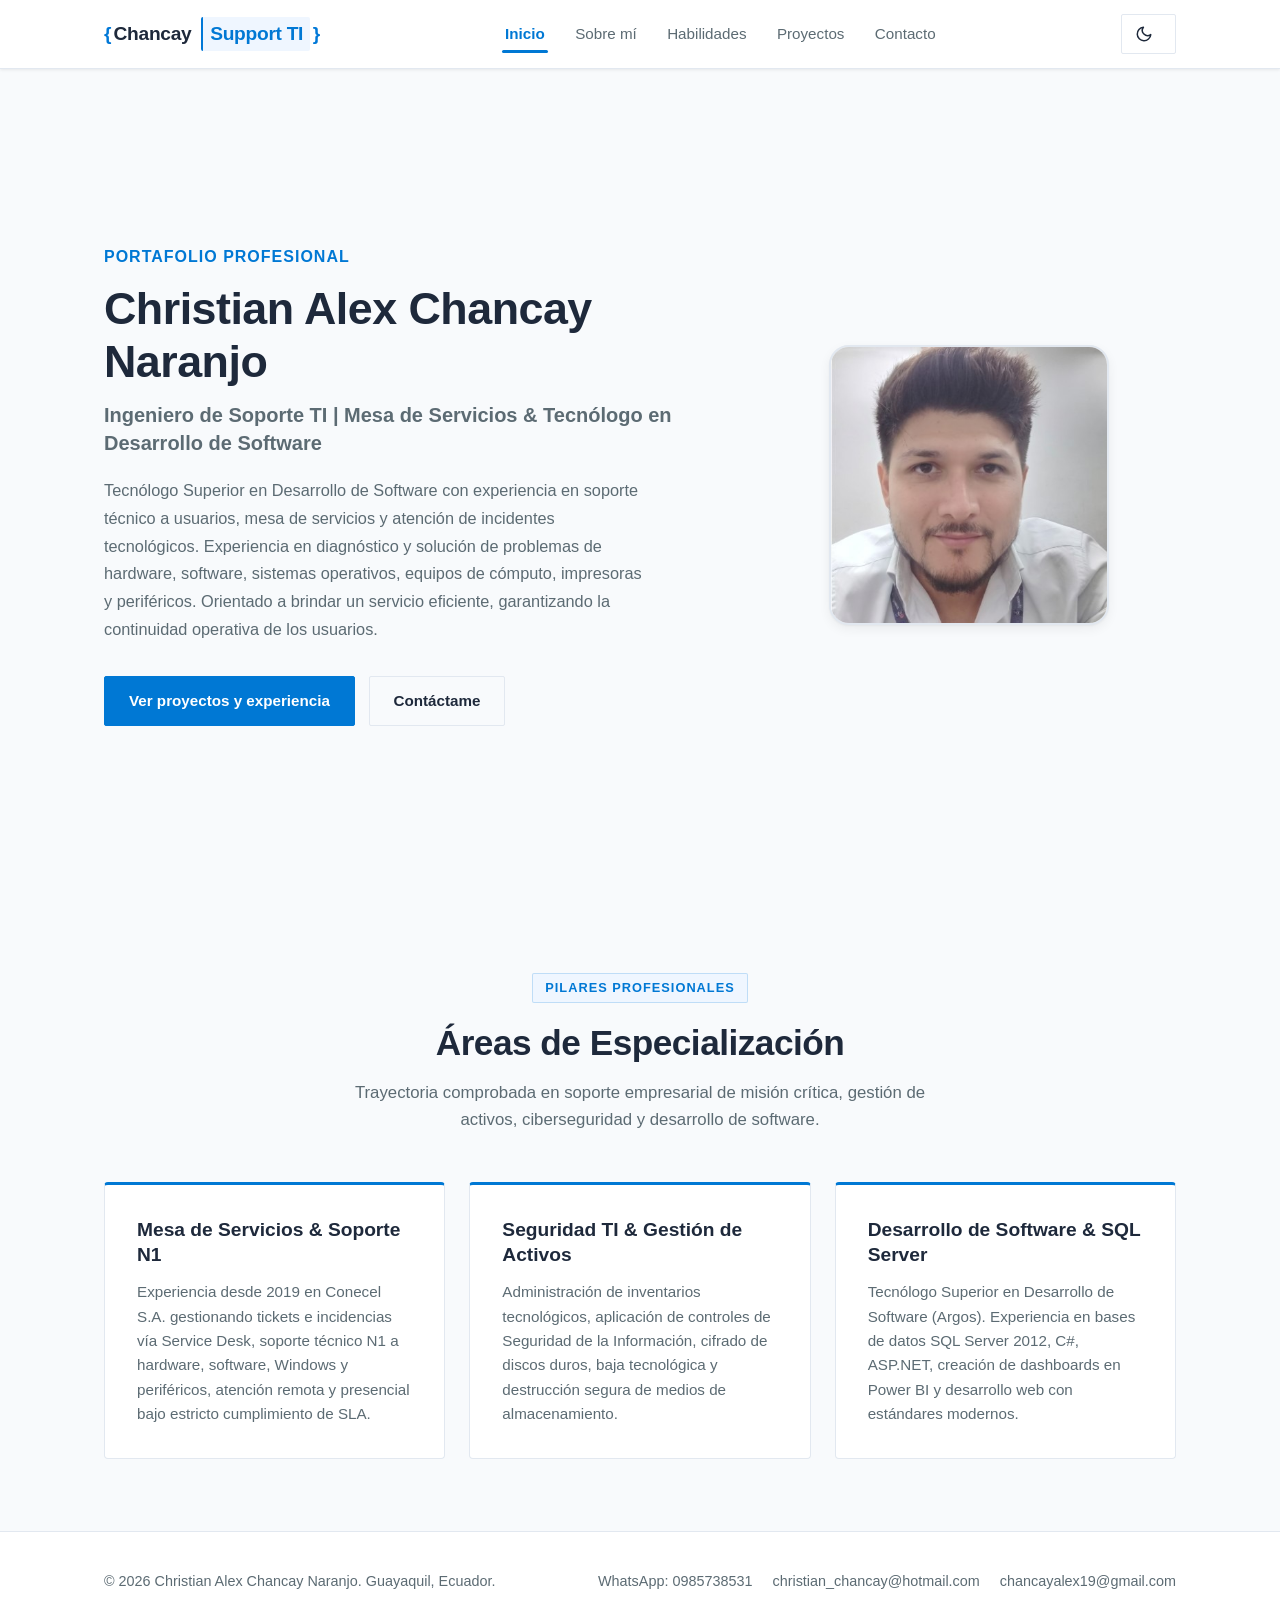
<file: index.html>
<!DOCTYPE html>
<html lang="es" data-theme="light">

<head>
  <meta charset="UTF-8">
  <meta name="viewport" content="width=device-width, initial-scale=1.0">
  <meta name="description"
    content="Portafolio profesional de Christian Alex Chancay Naranjo - Ingeniero de Soporte TI, Mesa de Servicios y Tecnólogo en Desarrollo de Software en Guayaquil, Ecuador.">
  <title>Inicio | Christian Chancay - Portafolio Profesional</title>
  
  <!-- Icono para la barra de títulos del navegador (Favicon) -->
  <link rel="icon" type="image/svg+xml" href="assets/img/favicon.svg">

  <!-- Hojas de estilo del proyecto -->
  <link rel="stylesheet" href="css/global.css">
  <link rel="stylesheet" href="css/pages.css">
</head>

<body>

  <!-- ========================================================================
       ENCABEZADO Y NAVEGACIÓN COMPARTIDA (Idéntico en las 5 páginas)
       ======================================================================== -->
  <header class="site-header">
    <nav class="navbar container">
      <a href="index.html" class="logo">
        <span class="logo-brace">{</span><span class="logo-name">Chancay</span> <span class="logo-divider"></span> <span
          class="logo-role">Support TI</span><span class="logo-brace">}</span>
      </a>

      <!-- Menú principal de enlaces -->
      <ul class="nav-menu" id="nav-menu">
        <li class="nav-item"><a href="index.html" class="nav-link">Inicio</a></li>
        <li class="nav-item"><a href="about.html" class="nav-link">Sobre mí</a></li>
        <li class="nav-item"><a href="skills.html" class="nav-link">Habilidades</a></li>
        <li class="nav-item"><a href="projects.html" class="nav-link">Proyectos</a></li>
        <li class="nav-item"><a href="contact.html" class="nav-link">Contacto</a></li>
      </ul>

      <!-- Acciones de barra: Botón Modo Día/Noche + Menú Hamburguesa -->
      <div class="nav-actions">
        <button class="theme-toggle" id="theme-toggle" aria-label="Cambiar a modo oscuro" title="Cambiar tema">
          <!-- Icono Sol (visible en modo oscuro para volver a claro) -->
          <svg class="theme-icon-sun" width="18" height="18" viewBox="0 0 24 24" fill="none" stroke="currentColor"
            stroke-width="2" stroke-linecap="round" stroke-linejoin="round">
            <circle cx="12" cy="12" r="5"></circle>
            <line x1="12" y1="1" x2="12" y2="3"></line>
            <line x1="12" y1="21" x2="12" y2="23"></line>
            <line x1="4.22" y1="4.22" x2="5.64" y2="5.64"></line>
            <line x1="18.36" y1="18.36" x2="19.78" y2="19.78"></line>
            <line x1="1" y1="12" x2="3" y2="12"></line>
            <line x1="21" y1="12" x2="23" y2="12"></line>
            <line x1="4.22" y1="19.78" x2="5.64" y2="18.36"></line>
            <line x1="18.36" y1="5.64" x2="19.78" y2="4.22"></line>
          </svg>
          <!-- Icono Luna (visible en modo claro para pasar a oscuro) -->
          <svg class="theme-icon-moon" width="18" height="18" viewBox="0 0 24 24" fill="none" stroke="currentColor"
            stroke-width="2" stroke-linecap="round" stroke-linejoin="round">
            <path d="M21 12.79A9 9 0 1 1 11.21 3 7 7 0 0 0 21 12.79z"></path>
          </svg>
          <span class="theme-toggle-text"></span>
        </button>

        <button class="menu-toggle" id="menu-toggle" aria-label="Abrir menú de navegación" aria-expanded="false">
          <span class="hamburger-bar"></span>
          <span class="hamburger-bar"></span>
          <span class="hamburger-bar"></span>
        </button>
      </div>
    </nav>
  </header>

  <!-- ========================================================================
       CONTENIDO PRINCIPAL: INICIO
       ======================================================================== -->
  <main>
    <!-- Sección Hero (Presentación destacada) -->
    <section class="hero">
      <div class="container">
        <div class="hero-grid">

          <!-- Texto y Llamados a la Acción -->
          <div class="hero-text">
            <p class="hero-greeting">Portafolio Profesional</p>
            <h1 class="hero-title">
              Christian Alex Chancay Naranjo
            </h1>
            <h2 class="hero-role">Ingeniero de Soporte TI | Mesa de Servicios & Tecnólogo en Desarrollo de Software</h2>
            <p class="hero-description">
              Tecnólogo Superior en Desarrollo de Software con experiencia en soporte técnico a usuarios, mesa de
              servicios y atención de incidentes tecnológicos. Experiencia en diagnóstico y solución de problemas de
              hardware, software, sistemas operativos, equipos de cómputo, impresoras y periféricos. Orientado a brindar
              un servicio eficiente, garantizando la continuidad operativa de los usuarios.
            </p>
            <div class="hero-buttons">
              <a href="projects.html" class="btn btn-primary">Ver proyectos y experiencia</a>
              <a href="contact.html" class="btn btn-outline">Contáctame</a>
            </div>
          </div>

          <!-- Imagen Cuadrada de Perfil (Estilo Microsoft Fluent) -->
          <div class="hero-image-wrapper">
            <img src="assets/img/profile.jpg" alt="Fotografía profesional de Christian Alex Chancay Naranjo"
              class="hero-avatar">
          </div>

        </div>
      </div>
    </section>

    <!-- Sección de Fortalezas y Resumen -->
    <section class="section highlights">
      <div class="container">
        <div class="section-header">
          <span class="section-tag">Pilares Profesionales</span>
          <h2 class="section-title">Áreas de Especialización</h2>
          <p class="section-subtitle">
            Trayectoria comprobada en soporte empresarial de misión crítica, gestión de activos, ciberseguridad y
            desarrollo de software.
          </p>
        </div>

        <div class="highlights-grid">
          <!-- Tarjeta 1 -->
          <article class="highlight-card">
            <h3 class="highlight-title">Mesa de Servicios & Soporte N1</h3>
            <p class="highlight-description">
              Experiencia desde 2019 en Conecel S.A. gestionando tickets e incidencias vía Service Desk, soporte técnico
              N1 a hardware, software, Windows y periféricos, atención remota y presencial bajo estricto cumplimiento de
              SLA.
            </p>
          </article>

          <!-- Tarjeta 2 -->
          <article class="highlight-card">
            <h3 class="highlight-title">Seguridad TI & Gestión de Activos</h3>
            <p class="highlight-description">
              Administración de inventarios tecnológicos, aplicación de controles de Seguridad de la Información,
              cifrado de discos duros, baja tecnológica y destrucción segura de medios de almacenamiento.
            </p>
          </article>

          <!-- Tarjeta 3 -->
          <article class="highlight-card">
            <h3 class="highlight-title">Desarrollo de Software & SQL Server</h3>
            <p class="highlight-description">
              Tecnólogo Superior en Desarrollo de Software (Argos). Experiencia en bases de datos SQL Server 2012, C#,
              ASP.NET, creación de dashboards en Power BI y desarrollo web con estándares modernos.
            </p>
          </article>
        </div>
      </div>
    </section>
  </main>

  <!-- ========================================================================
       PIE DE PÁGINA COMPARTIDO (Idéntico en las 5 páginas)
       ======================================================================== -->
  <footer class="site-footer">
    <div class="container footer-content">
      <p class="footer-copyright">
        &copy; <span id="current-year"></span> Christian Alex Chancay Naranjo. Guayaquil, Ecuador.
      </p>
      <ul class="footer-social">
        <li><a href="https://wa.me/593985738531" target="_blank" rel="noopener noreferrer" class="social-link">WhatsApp:
            0985738531</a></li>
        <li><a href="mailto:christian_chancay@hotmail.com" class="social-link">christian_chancay@hotmail.com</a></li>
        <li><a href="mailto:chancayalex19@gmail.com" class="social-link">chancayalex19@gmail.com</a></li>
      </ul>
    </div>
  </footer>

  <!-- Script global de navegación y selector de tema -->
  <script src="js/main.js"></script>
</body>

</html>
</file>
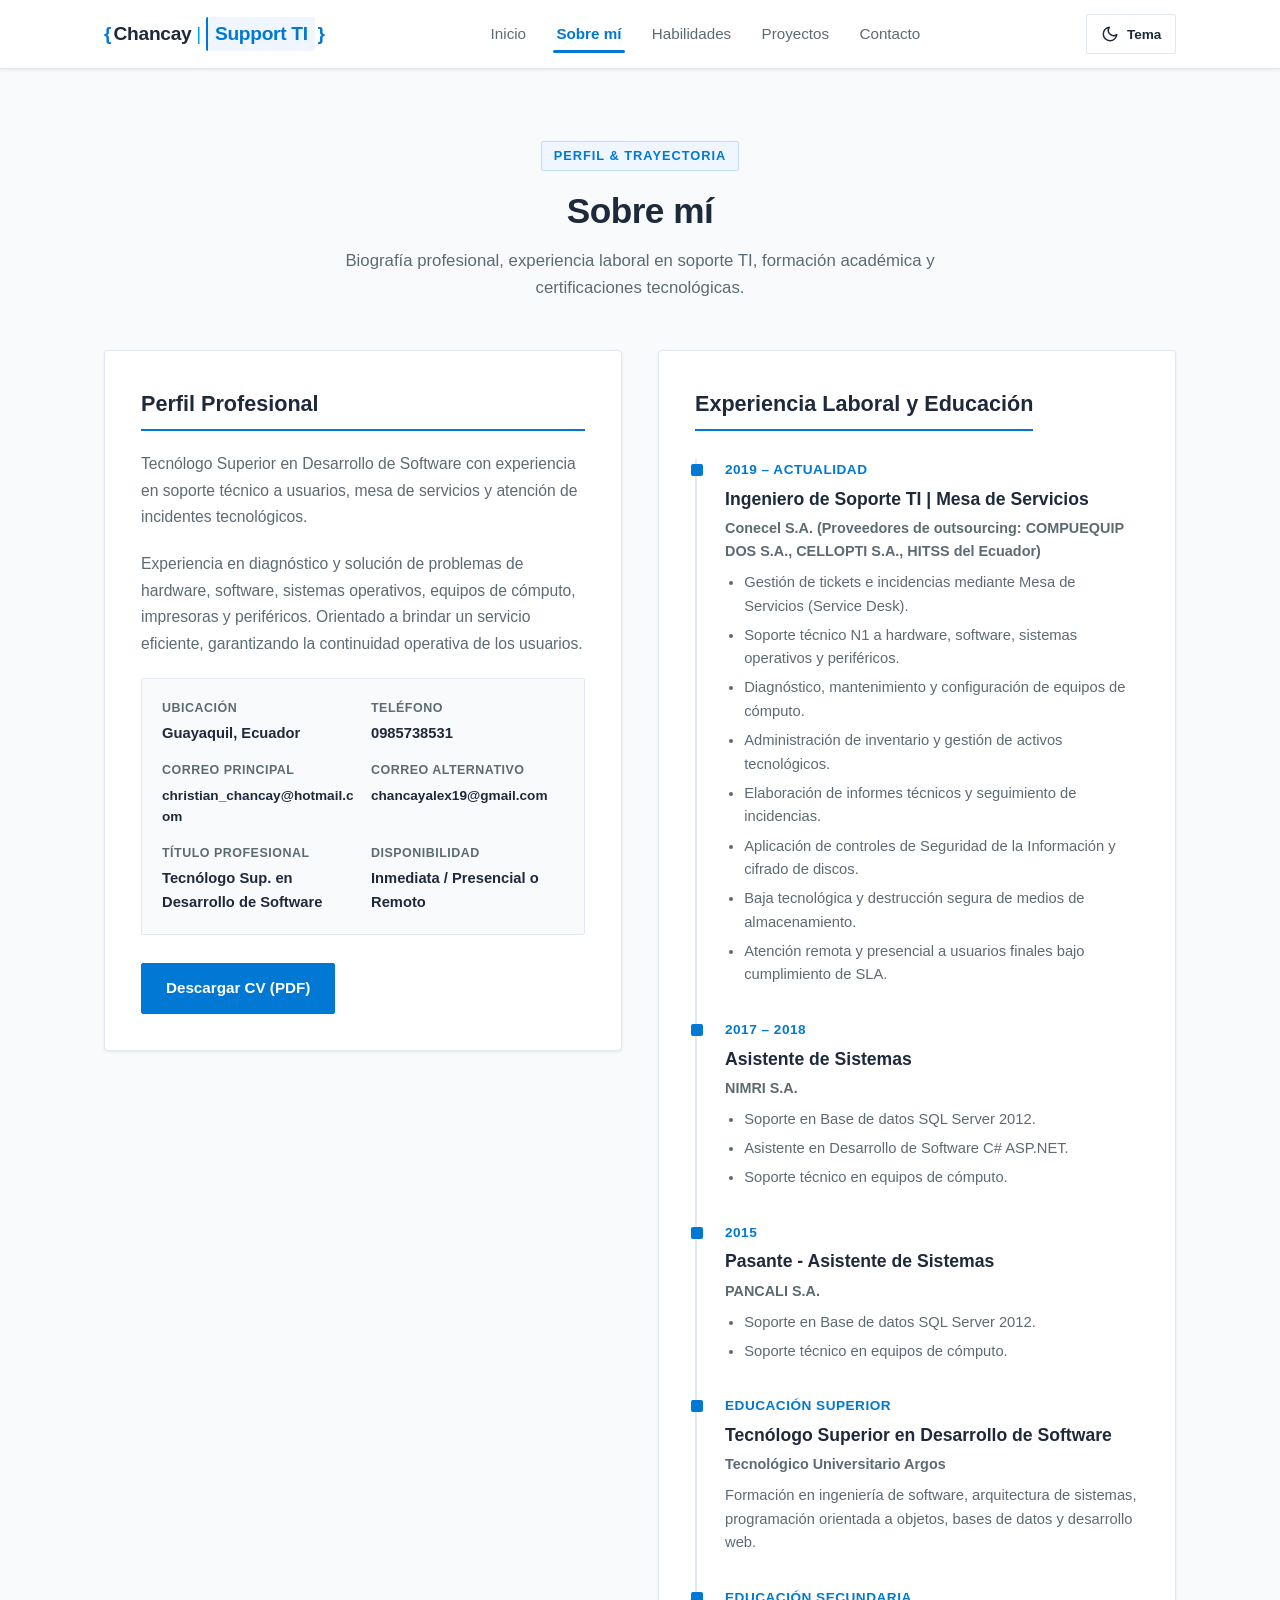
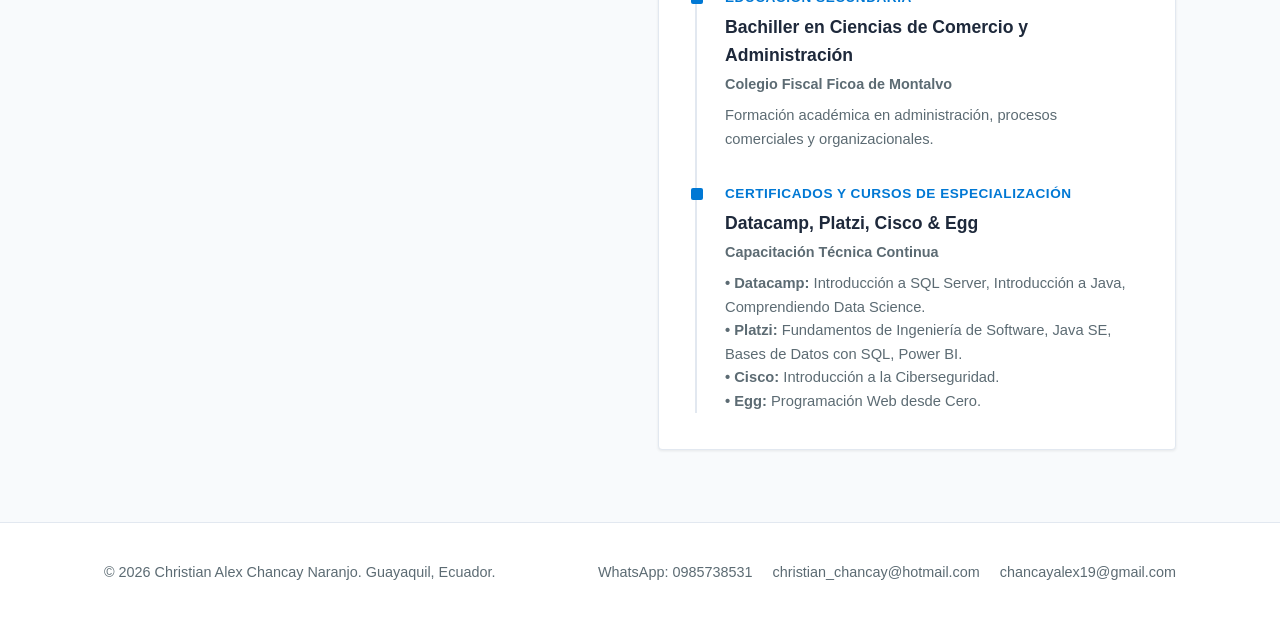
<file: about.html>
<!DOCTYPE html>
<html lang="es" data-theme="light">

<head>
  <meta charset="UTF-8">
  <meta name="viewport" content="width=device-width, initial-scale=1.0">
  <meta name="description"
    content="Perfil profesional, trayectoria laboral en Conecel S.A., NIMRI S.A., PANCALI S.A., formación académica y certificados de Christian Chancay Naranjo.">
  <title>Sobre mí | Christian Chancay</title>
  
  <!-- Icono para la barra de títulos del navegador (Favicon) -->
  <link rel="icon" type="image/svg+xml" href="assets/img/favicon.svg">

  <!-- Hojas de estilo del proyecto -->
  <link rel="stylesheet" href="css/global.css">
  <link rel="stylesheet" href="css/pages.css">
</head>

<body>

  <!-- ========================================================================
       ENCABEZADO Y NAVEGACIÓN COMPARTIDA (Idéntico en las 5 páginas)
       ======================================================================== -->
  <header class="site-header">
    <nav class="navbar container">
      <a href="index.html" class="logo">
        <span class="logo-brace">{</span><span class="logo-name">Chancay</span> <span class="logo-divider">|</span> <span class="logo-role">Support TI</span><span class="logo-brace">}</span>
      </a>

      <!-- Menú principal de enlaces -->
      <ul class="nav-menu" id="nav-menu">
        <li class="nav-item"><a href="index.html" class="nav-link">Inicio</a></li>
        <li class="nav-item"><a href="about.html" class="nav-link">Sobre mí</a></li>
        <li class="nav-item"><a href="skills.html" class="nav-link">Habilidades</a></li>
        <li class="nav-item"><a href="projects.html" class="nav-link">Proyectos</a></li>
        <li class="nav-item"><a href="contact.html" class="nav-link">Contacto</a></li>
      </ul>

      <!-- Acciones de barra: Botón Modo Día/Noche + Menú Hamburguesa -->
      <div class="nav-actions">
        <button class="theme-toggle" id="theme-toggle" aria-label="Cambiar a modo oscuro" title="Cambiar tema">
          <svg class="theme-icon-sun" width="18" height="18" viewBox="0 0 24 24" fill="none" stroke="currentColor"
            stroke-width="2" stroke-linecap="round" stroke-linejoin="round">
            <circle cx="12" cy="12" r="5"></circle>
            <line x1="12" y1="1" x2="12" y2="3"></line>
            <line x1="12" y1="21" x2="12" y2="23"></line>
            <line x1="4.22" y1="4.22" x2="5.64" y2="5.64"></line>
            <line x1="18.36" y1="18.36" x2="19.78" y2="19.78"></line>
            <line x1="1" y1="12" x2="3" y2="12"></line>
            <line x1="21" y1="12" x2="23" y2="12"></line>
            <line x1="4.22" y1="19.78" x2="5.64" y2="18.36"></line>
            <line x1="18.36" y1="5.64" x2="19.78" y2="4.22"></line>
          </svg>
          <svg class="theme-icon-moon" width="18" height="18" viewBox="0 0 24 24" fill="none" stroke="currentColor"
            stroke-width="2" stroke-linecap="round" stroke-linejoin="round">
            <path d="M21 12.79A9 9 0 1 1 11.21 3 7 7 0 0 0 21 12.79z"></path>
          </svg>
          <span class="theme-toggle-text">Tema</span>
        </button>

        <button class="menu-toggle" id="menu-toggle" aria-label="Abrir menú de navegación" aria-expanded="false">
          <span class="hamburger-bar"></span>
          <span class="hamburger-bar"></span>
          <span class="hamburger-bar"></span>
        </button>
      </div>
    </nav>
  </header>

  <!-- ========================================================================
       CONTENIDO PRINCIPAL: SOBRE MÍ
       ======================================================================== -->
  <main class="section">
    <div class="container">

      <div class="section-header">
        <span class="section-tag">Perfil & Trayectoria</span>
        <h1 class="section-title">Sobre mí</h1>
        <p class="section-subtitle">
          Biografía profesional, experiencia laboral en soporte TI, formación académica y certificaciones tecnológicas.
        </p>
      </div>

      <!-- Cuadrícula de 2 columnas: Biografía a la izquierda, Trayectoria a la derecha -->
      <div class="about-grid">

        <!-- Tarjeta Izquierda: Biografía y Descarga de CV -->
        <article class="bio-card">
          <h2 class="bio-card-title">Perfil Profesional</h2>
          <p class="bio-text">
            Tecnólogo Superior en Desarrollo de Software con experiencia en soporte técnico a usuarios, mesa de
            servicios y atención de incidentes tecnológicos.
          </p>
          <p class="bio-text">
            Experiencia en diagnóstico y solución de problemas de hardware, software, sistemas operativos, equipos de
            cómputo, impresoras y periféricos. Orientado a brindar un servicio eficiente, garantizando la continuidad
            operativa de los usuarios.
          </p>

          <div class="bio-details">
            <div class="bio-detail-item">
              <span class="bio-detail-label">Ubicación</span>
              <span class="bio-detail-value">Guayaquil, Ecuador</span>
            </div>
            <div class="bio-detail-item">
              <span class="bio-detail-label">Teléfono</span>
              <span class="bio-detail-value">0985738531</span>
            </div>
            <div class="bio-detail-item">
              <span class="bio-detail-label">Correo Principal</span>
              <span class="bio-detail-value"
                style="font-size: 0.85rem; word-break: break-all;">christian_chancay@hotmail.com</span>
            </div>
            <div class="bio-detail-item">
              <span class="bio-detail-label">Correo Alternativo</span>
              <span class="bio-detail-value"
                style="font-size: 0.85rem; word-break: break-all;">chancayalex19@gmail.com</span>
            </div>
            <div class="bio-detail-item">
              <span class="bio-detail-label">Título Profesional</span>
              <span class="bio-detail-value">Tecnólogo Sup. en Desarrollo de Software</span>
            </div>
            <div class="bio-detail-item">
              <span class="bio-detail-label">Disponibilidad</span>
              <span class="bio-detail-value">Inmediata / Presencial o Remoto</span>
            </div>
          </div>

          <div class="bio-actions">
            <a href="assets/docs/curriculum-vitae.pdf" class="btn btn-primary"
              download="CV_Christian_Alex_Chancay_Naranjo.pdf">
              Descargar CV (PDF)
            </a>
          </div>
        </article>

        <!-- Tarjeta Derecha: Línea de tiempo con experiencia laboral y educación -->
        <article class="timeline-card">
          <h2 class="timeline-card-title">Experiencia Laboral y Educación</h2>

          <div class="timeline-list">

            <!-- Hito 1: Conecel S.A. -->
            <div class="timeline-item">
              <div class="timeline-dot"></div>
              <p class="timeline-date">2019 – Actualidad</p>
              <h3 class="timeline-title">Ingeniero de Soporte TI | Mesa de Servicios</h3>
              <p class="timeline-place">Conecel S.A. (Proveedores de outsourcing: COMPUEQUIP DOS S.A., CELLOPTI S.A.,
                HITSS del Ecuador)</p>
              <div class="timeline-desc">
                <ul
                  style="list-style: disc; padding-left: 1.2rem; display: flex; flex-direction: column; gap: 0.35rem;">
                  <li>Gestión de tickets e incidencias mediante Mesa de Servicios (Service Desk).</li>
                  <li>Soporte técnico N1 a hardware, software, sistemas operativos y periféricos.</li>
                  <li>Diagnóstico, mantenimiento y configuración de equipos de cómputo.</li>
                  <li>Administración de inventario y gestión de activos tecnológicos.</li>
                  <li>Elaboración de informes técnicos y seguimiento de incidencias.</li>
                  <li>Aplicación de controles de Seguridad de la Información y cifrado de discos.</li>
                  <li>Baja tecnológica y destrucción segura de medios de almacenamiento.</li>
                  <li>Atención remota y presencial a usuarios finales bajo cumplimiento de SLA.</li>
                </ul>
              </div>
            </div>

            <!-- Hito 2: NIMRI S.A. -->
            <div class="timeline-item">
              <div class="timeline-dot"></div>
              <p class="timeline-date">2017 – 2018</p>
              <h3 class="timeline-title">Asistente de Sistemas</h3>
              <p class="timeline-place">NIMRI S.A.</p>
              <div class="timeline-desc">
                <ul
                  style="list-style: disc; padding-left: 1.2rem; display: flex; flex-direction: column; gap: 0.35rem;">
                  <li>Soporte en Base de datos SQL Server 2012.</li>
                  <li>Asistente en Desarrollo de Software C# ASP.NET.</li>
                  <li>Soporte técnico en equipos de cómputo.</li>
                </ul>
              </div>
            </div>

            <!-- Hito 3: PANCALI S.A. -->
            <div class="timeline-item">
              <div class="timeline-dot"></div>
              <p class="timeline-date">2015</p>
              <h3 class="timeline-title">Pasante - Asistente de Sistemas</h3>
              <p class="timeline-place">PANCALI S.A.</p>
              <div class="timeline-desc">
                <ul
                  style="list-style: disc; padding-left: 1.2rem; display: flex; flex-direction: column; gap: 0.35rem;">
                  <li>Soporte en Base de datos SQL Server 2012.</li>
                  <li>Soporte técnico en equipos de cómputo.</li>
                </ul>
              </div>
            </div>

            <!-- Hito 4: Formación Superior -->
            <div class="timeline-item">
              <div class="timeline-dot"></div>
              <p class="timeline-date">Educación Superior</p>
              <h3 class="timeline-title">Tecnólogo Superior en Desarrollo de Software</h3>
              <p class="timeline-place">Tecnológico Universitario Argos</p>
              <p class="timeline-desc">
                Formación en ingeniería de software, arquitectura de sistemas, programación orientada a objetos, bases
                de datos y desarrollo web.
              </p>
            </div>

            <!-- Hito 5: Bachillerato -->
            <div class="timeline-item">
              <div class="timeline-dot"></div>
              <p class="timeline-date">Educación Secundaria</p>
              <h3 class="timeline-title">Bachiller en Ciencias de Comercio y Administración</h3>
              <p class="timeline-place">Colegio Fiscal Ficoa de Montalvo</p>
              <p class="timeline-desc">
                Formación académica en administración, procesos comerciales y organizacionales.
              </p>
            </div>

            <!-- Hito 6: Certificados y Cursos -->
            <div class="timeline-item">
              <div class="timeline-dot"></div>
              <p class="timeline-date">Certificados y Cursos de Especialización</p>
              <h3 class="timeline-title">Datacamp, Platzi, Cisco & Egg</h3>
              <p class="timeline-place">Capacitación Técnica Continua</p>
              <div class="timeline-desc">
                <p><strong>• Datacamp:</strong> Introducción a SQL Server, Introducción a Java, Comprendiendo Data
                  Science.</p>
                <p><strong>• Platzi:</strong> Fundamentos de Ingeniería de Software, Java SE, Bases de Datos con SQL,
                  Power BI.</p>
                <p><strong>• Cisco:</strong> Introducción a la Ciberseguridad.</p>
                <p><strong>• Egg:</strong> Programación Web desde Cero.</p>
              </div>
            </div>

          </div>
        </article>

      </div>
    </div>
  </main>

  <!-- ========================================================================
       PIE DE PÁGINA COMPARTIDO (Idéntico en las 5 páginas)
       ======================================================================== -->
  <footer class="site-footer">
    <div class="container footer-content">
      <p class="footer-copyright">
        &copy; <span id="current-year"></span> Christian Alex Chancay Naranjo. Guayaquil, Ecuador.
      </p>
      <ul class="footer-social">
        <li><a href="https://wa.me/593985738531" target="_blank" rel="noopener noreferrer" class="social-link">WhatsApp:
            0985738531</a></li>
        <li><a href="mailto:christian_chancay@hotmail.com" class="social-link">christian_chancay@hotmail.com</a></li>
        <li><a href="mailto:chancayalex19@gmail.com" class="social-link">chancayalex19@gmail.com</a></li>
      </ul>
    </div>
  </footer>

  <!-- Script global de navegación y selector de tema -->
  <script src="js/main.js"></script>
</body>

</html>
</file>
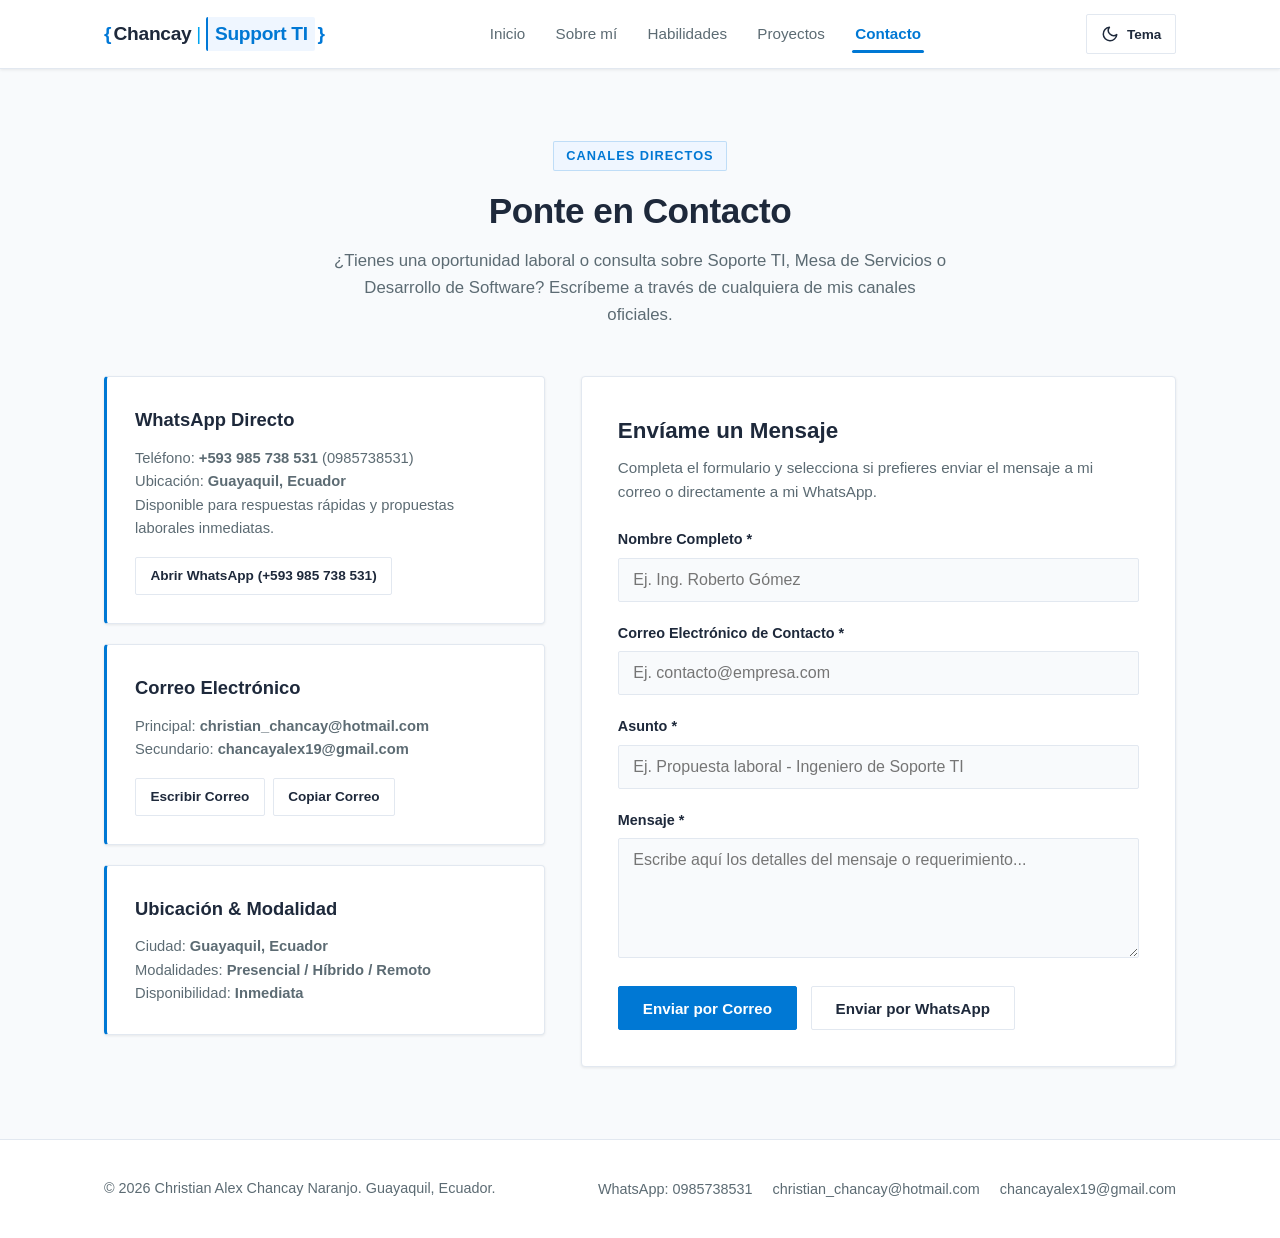
<file: contact.html>
<!DOCTYPE html>
<html lang="es" data-theme="light">
<head>
  <meta charset="UTF-8">
  <meta name="viewport" content="width=device-width, initial-scale=1.0">
  <meta name="description" content="Ponte en contacto con Christian Alex Chancay Naranjo en Guayaquil, Ecuador por WhatsApp (+593 985 738 531), Correo electrónico o formulario directo.">
  <title>Contacto | Christian Chancay</title>
  
  <!-- Icono para la barra de títulos del navegador (Favicon) -->
  <link rel="icon" type="image/svg+xml" href="assets/img/favicon.svg">
  
  <!-- Hojas de estilo del proyecto -->
  <link rel="stylesheet" href="css/global.css">
  <link rel="stylesheet" href="css/pages.css">
</head>
<body>

  <!-- ========================================================================
       ENCABEZADO Y NAVEGACIÓN COMPARTIDA (Idéntico en las 5 páginas)
       ======================================================================== -->
  <header class="site-header">
    <nav class="navbar container">
      <a href="index.html" class="logo">
        <span class="logo-brace">{</span><span class="logo-name">Chancay</span> <span class="logo-divider">|</span> <span class="logo-role">Support TI</span><span class="logo-brace">}</span>
      </a>

      <!-- Menú principal de enlaces -->
      <ul class="nav-menu" id="nav-menu">
        <li class="nav-item"><a href="index.html" class="nav-link">Inicio</a></li>
        <li class="nav-item"><a href="about.html" class="nav-link">Sobre mí</a></li>
        <li class="nav-item"><a href="skills.html" class="nav-link">Habilidades</a></li>
        <li class="nav-item"><a href="projects.html" class="nav-link">Proyectos</a></li>
        <li class="nav-item"><a href="contact.html" class="nav-link">Contacto</a></li>
      </ul>

      <!-- Acciones de barra: Botón Modo Día/Noche + Menú Hamburguesa -->
      <div class="nav-actions">
        <button class="theme-toggle" id="theme-toggle" aria-label="Cambiar a modo oscuro" title="Cambiar tema">
          <svg class="theme-icon-sun" width="18" height="18" viewBox="0 0 24 24" fill="none" stroke="currentColor" stroke-width="2" stroke-linecap="round" stroke-linejoin="round">
            <circle cx="12" cy="12" r="5"></circle>
            <line x1="12" y1="1" x2="12" y2="3"></line>
            <line x1="12" y1="21" x2="12" y2="23"></line>
            <line x1="4.22" y1="4.22" x2="5.64" y2="5.64"></line>
            <line x1="18.36" y1="18.36" x2="19.78" y2="19.78"></line>
            <line x1="1" y1="12" x2="3" y2="12"></line>
            <line x1="21" y1="12" x2="23" y2="12"></line>
            <line x1="4.22" y1="19.78" x2="5.64" y2="18.36"></line>
            <line x1="18.36" y1="5.64" x2="19.78" y2="4.22"></line>
          </svg>
          <svg class="theme-icon-moon" width="18" height="18" viewBox="0 0 24 24" fill="none" stroke="currentColor" stroke-width="2" stroke-linecap="round" stroke-linejoin="round">
            <path d="M21 12.79A9 9 0 1 1 11.21 3 7 7 0 0 0 21 12.79z"></path>
          </svg>
          <span class="theme-toggle-text">Tema</span>
        </button>

        <button class="menu-toggle" id="menu-toggle" aria-label="Abrir menú de navegación" aria-expanded="false">
          <span class="hamburger-bar"></span>
          <span class="hamburger-bar"></span>
          <span class="hamburger-bar"></span>
        </button>
      </div>
    </nav>
  </header>

  <!-- ========================================================================
       CONTENIDO PRINCIPAL: CONTACTO
       ======================================================================== -->
  <main class="section">
    <div class="container">
      
      <div class="section-header">
        <span class="section-tag">Canales Directos</span>
        <h1 class="section-title">Ponte en Contacto</h1>
        <p class="section-subtitle">
          ¿Tienes una oportunidad laboral o consulta sobre Soporte TI, Mesa de Servicios o Desarrollo de Software? Escríbeme a través de cualquiera de mis canales oficiales.
        </p>
      </div>

      <!-- Cuadrícula de 2 columnas: Canales a la izquierda, Formulario a la derecha (Sin iconos decorativos) -->
      <div class="contact-grid">
        
        <!-- Columna Izquierda: Tarjetas de Canales Directos -->
        <aside class="contact-channels">
          
          <!-- Canal 1: WhatsApp -->
          <article class="channel-card">
            <h2 class="channel-title">WhatsApp Directo</h2>
            <p class="channel-desc">
              Teléfono: <strong>+593 985 738 531</strong> (0985738531)<br>
              Ubicación: <strong>Guayaquil, Ecuador</strong><br>
              Disponible para respuestas rápidas y propuestas laborales inmediatas.
            </p>
            <div class="channel-action">
              <a href="https://wa.me/593985738531?text=Hola%20Christian%2C%20he%20visto%20tu%20portafolio%20web%20y%20me%20gustar%C3%ADa%20conversar%20sobre%20una%20oportunidad%20laboral." 
                 target="_blank" 
                 rel="noopener noreferrer" 
                 class="btn btn-outline btn-sm">
                Abrir WhatsApp (+593 985 738 531)
              </a>
            </div>
          </article>

          <!-- Canal 2: Correo Electrónico Principal y Secundario -->
          <article class="channel-card">
            <h2 class="channel-title">Correo Electrónico</h2>
            <p class="channel-desc">
              Principal: <strong>christian_chancay@hotmail.com</strong><br>
              Secundario: <strong>chancayalex19@gmail.com</strong>
            </p>
            <div class="channel-action" style="display: flex; gap: 0.5rem; flex-wrap: wrap;">
              <a href="mailto:christian_chancay@hotmail.com" class="btn btn-outline btn-sm">
                Escribir Correo
              </a>
              <button type="button" id="copy-email-btn" class="btn btn-outline btn-sm">
                Copiar Correo
              </button>
            </div>
          </article>

          <!-- Canal 3: Ubicación y Disponibilidad -->
          <article class="channel-card">
            <h2 class="channel-title">Ubicación & Modalidad</h2>
            <p class="channel-desc">
              Ciudad: <strong>Guayaquil, Ecuador</strong><br>
              Modalidades: <strong>Presencial / Híbrido / Remoto</strong><br>
              Disponibilidad: <strong>Inmediata</strong>
            </p>
          </article>

        </aside>

        <!-- Columna Derecha: Formulario de Contacto Funcional sin Backend -->
        <section class="contact-form-card">
          <h2 class="form-title">Envíame un Mensaje</h2>
          <p class="form-subtitle">
            Completa el formulario y selecciona si prefieres enviar el mensaje a mi correo o directamente a mi WhatsApp.
          </p>

          <!-- Contenedor dinámico de alertas y feedback para el usuario -->
          <div id="form-feedback" class="form-feedback" role="alert"></div>

          <form id="contact-form" class="contact-form" novalidate>
            
            <div class="form-group">
              <label for="name" class="form-label">Nombre Completo *</label>
              <input type="text" id="name" name="name" class="form-input" placeholder="Ej. Ing. Roberto Gómez" required>
            </div>

            <div class="form-group">
              <label for="email" class="form-label">Correo Electrónico de Contacto *</label>
              <input type="email" id="email" name="email" class="form-input" placeholder="Ej. contacto@empresa.com" required>
            </div>

            <div class="form-group">
              <label for="subject" class="form-label">Asunto *</label>
              <input type="text" id="subject" name="subject" class="form-input" placeholder="Ej. Propuesta laboral - Ingeniero de Soporte TI" required>
            </div>

            <div class="form-group">
              <label for="message" class="form-label">Mensaje *</label>
              <textarea id="message" name="message" class="form-textarea" placeholder="Escribe aquí los detalles del mensaje o requerimiento..." rows="4" required></textarea>
            </div>

            <div class="form-actions">
              <button type="submit" class="btn btn-primary">
                Enviar por Correo
              </button>
              
              <button type="button" id="send-whatsapp-btn" class="btn btn-outline">
                Enviar por WhatsApp
              </button>
            </div>

          </form>
        </section>

      </div>
    </div>
  </main>

  <!-- ========================================================================
       PIE DE PÁGINA COMPARTIDO (Idéntico en las 5 páginas)
       ======================================================================== -->
  <footer class="site-footer">
    <div class="container footer-content">
      <p class="footer-copyright">
        &copy; <span id="current-year"></span> Christian Alex Chancay Naranjo. Guayaquil, Ecuador.
      </p>
      <ul class="footer-social">
        <li><a href="https://wa.me/593985738531" target="_blank" rel="noopener noreferrer" class="social-link">WhatsApp: 0985738531</a></li>
        <li><a href="mailto:christian_chancay@hotmail.com" class="social-link">christian_chancay@hotmail.com</a></li>
        <li><a href="mailto:chancayalex19@gmail.com" class="social-link">chancayalex19@gmail.com</a></li>
      </ul>
    </div>
  </footer>

  <!-- Scripts: Navegación global + Lógica de contacto específica -->
  <script src="js/main.js"></script>
  <script src="js/contact.js"></script>
</body>
</html>
</file>
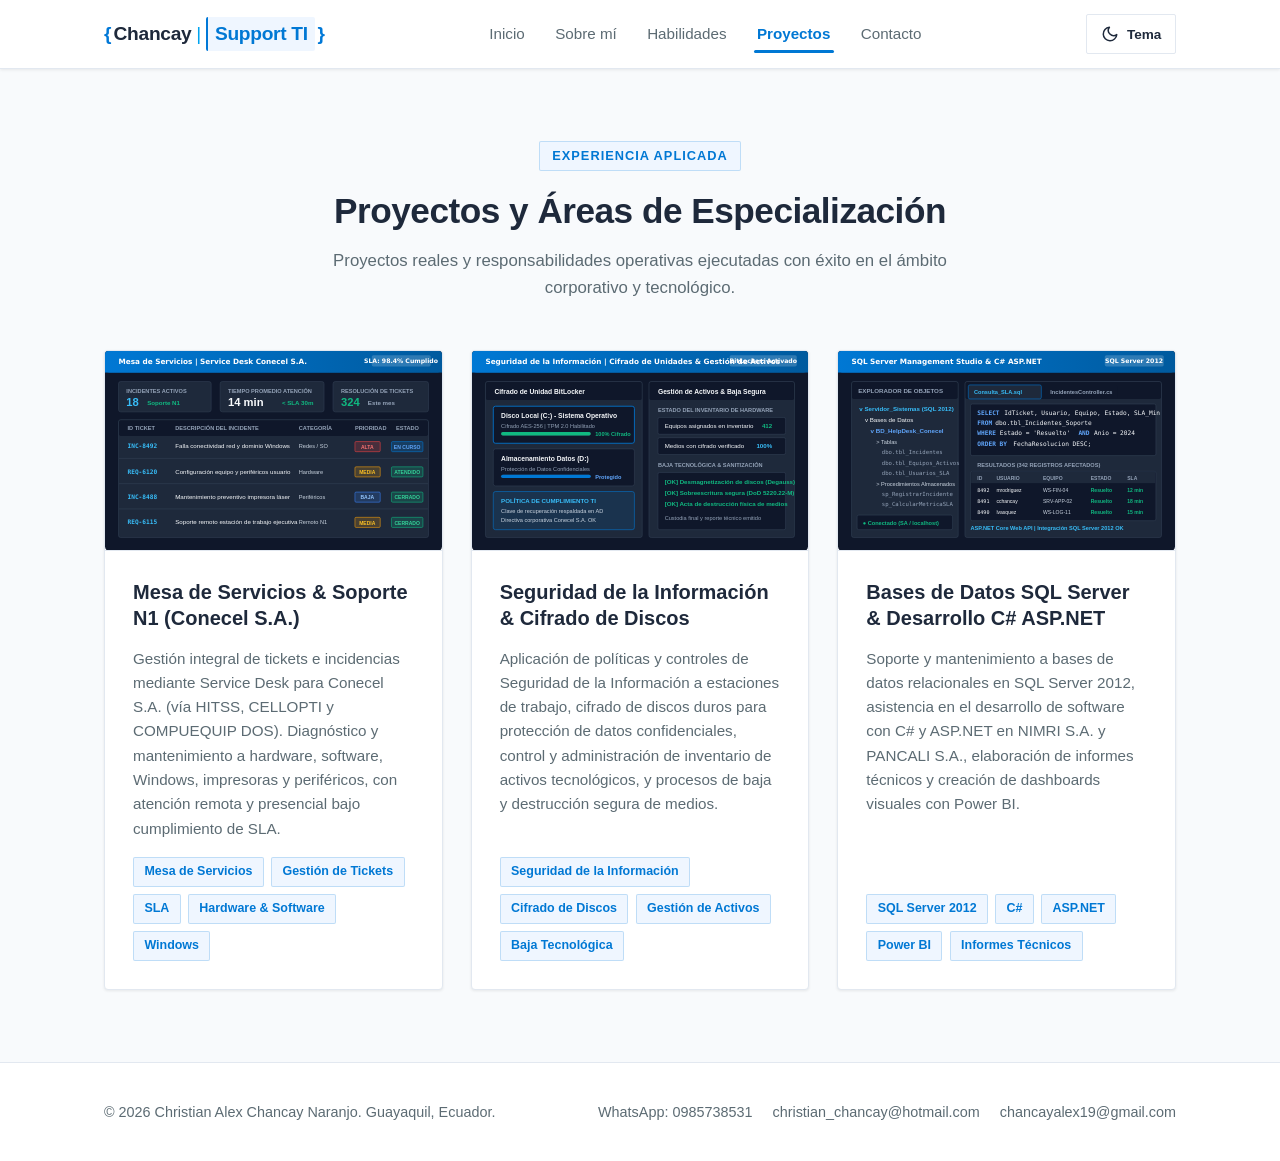
<file: projects.html>
<!DOCTYPE html>
<html lang="es" data-theme="light">
<head>
  <meta charset="UTF-8">
  <meta name="viewport" content="width=device-width, initial-scale=1.0">
  <meta name="description" content="Proyectos y responsabilidades profesionales destacadas de Christian Chancay en Mesa de Servicios, Seguridad de la Información y Bases de Datos.">
  <title>Proyectos | Christian Chancay</title>
  
  <!-- Icono para la barra de títulos del navegador (Favicon) -->
  <link rel="icon" type="image/svg+xml" href="assets/img/favicon.svg">
  
  <!-- Hojas de estilo del proyecto -->
  <link rel="stylesheet" href="css/global.css">
  <link rel="stylesheet" href="css/pages.css">
</head>
<body>

  <!-- ========================================================================
       ENCABEZADO Y NAVEGACIÓN COMPARTIDA (Idéntico en las 5 páginas)
       ======================================================================== -->
  <header class="site-header">
    <nav class="navbar container">
      <a href="index.html" class="logo">
        <span class="logo-brace">{</span><span class="logo-name">Chancay</span> <span class="logo-divider">|</span> <span class="logo-role">Support TI</span><span class="logo-brace">}</span>
      </a>

      <!-- Menú principal de enlaces -->
      <ul class="nav-menu" id="nav-menu">
        <li class="nav-item"><a href="index.html" class="nav-link">Inicio</a></li>
        <li class="nav-item"><a href="about.html" class="nav-link">Sobre mí</a></li>
        <li class="nav-item"><a href="skills.html" class="nav-link">Habilidades</a></li>
        <li class="nav-item"><a href="projects.html" class="nav-link">Proyectos</a></li>
        <li class="nav-item"><a href="contact.html" class="nav-link">Contacto</a></li>
      </ul>

      <!-- Acciones de barra: Botón Modo Día/Noche + Menú Hamburguesa -->
      <div class="nav-actions">
        <button class="theme-toggle" id="theme-toggle" aria-label="Cambiar a modo oscuro" title="Cambiar tema">
          <svg class="theme-icon-sun" width="18" height="18" viewBox="0 0 24 24" fill="none" stroke="currentColor" stroke-width="2" stroke-linecap="round" stroke-linejoin="round">
            <circle cx="12" cy="12" r="5"></circle>
            <line x1="12" y1="1" x2="12" y2="3"></line>
            <line x1="12" y1="21" x2="12" y2="23"></line>
            <line x1="4.22" y1="4.22" x2="5.64" y2="5.64"></line>
            <line x1="18.36" y1="18.36" x2="19.78" y2="19.78"></line>
            <line x1="1" y1="12" x2="3" y2="12"></line>
            <line x1="21" y1="12" x2="23" y2="12"></line>
            <line x1="4.22" y1="19.78" x2="5.64" y2="18.36"></line>
            <line x1="18.36" y1="5.64" x2="19.78" y2="4.22"></line>
          </svg>
          <svg class="theme-icon-moon" width="18" height="18" viewBox="0 0 24 24" fill="none" stroke="currentColor" stroke-width="2" stroke-linecap="round" stroke-linejoin="round">
            <path d="M21 12.79A9 9 0 1 1 11.21 3 7 7 0 0 0 21 12.79z"></path>
          </svg>
          <span class="theme-toggle-text">Tema</span>
        </button>

        <button class="menu-toggle" id="menu-toggle" aria-label="Abrir menú de navegación" aria-expanded="false">
          <span class="hamburger-bar"></span>
          <span class="hamburger-bar"></span>
          <span class="hamburger-bar"></span>
        </button>
      </div>
    </nav>
  </header>

  <!-- ========================================================================
       CONTENIDO PRINCIPAL: PROYECTOS
       ======================================================================== -->
  <main class="section">
    <div class="container">
      
      <div class="section-header">
        <span class="section-tag">Experiencia Aplicada</span>
        <h1 class="section-title">Proyectos y Áreas de Especialización</h1>
        <p class="section-subtitle">
          Proyectos reales y responsabilidades operativas ejecutadas con éxito en el ámbito corporativo y tecnológico.
        </p>
      </div>

      <!-- Cuadrícula de tarjetas de proyectos -->
      <div class="projects-grid">
        
        <!-- Proyecto 1: Mesa de Servicios Conecel S.A. -->
        <article class="project-card">
          <div class="project-img-wrapper">
            <img src="assets/img/project1.svg" alt="Mesa de Servicios y Service Desk en Conecel S.A." class="project-img">
          </div>
          <div class="project-content">
            <h2 class="project-title">Mesa de Servicios & Soporte N1 (Conecel S.A.)</h2>
            <p class="project-desc">
              Gestión integral de tickets e incidencias mediante Service Desk para Conecel S.A. (vía HITSS, CELLOPTI y COMPUEQUIP DOS). Diagnóstico y mantenimiento a hardware, software, Windows, impresoras y periféricos, con atención remota y presencial bajo cumplimiento de SLA.
            </p>
            <div class="project-badges">
              <span class="badge">Mesa de Servicios</span>
              <span class="badge">Gestión de Tickets</span>
              <span class="badge">SLA</span>
              <span class="badge">Hardware & Software</span>
              <span class="badge">Windows</span>
            </div>
          </div>
        </article>

        <!-- Proyecto 2: Seguridad de la Información y Gestión de Activos -->
        <article class="project-card">
          <div class="project-img-wrapper">
            <img src="assets/img/project2.svg" alt="Seguridad de la Información y Cifrado de Discos" class="project-img">
          </div>
          <div class="project-content">
            <h2 class="project-title">Seguridad de la Información & Cifrado de Discos</h2>
            <p class="project-desc">
              Aplicación de políticas y controles de Seguridad de la Información a estaciones de trabajo, cifrado de discos duros para protección de datos confidenciales, control y administración de inventario de activos tecnológicos, y procesos de baja y destrucción segura de medios.
            </p>
            <div class="project-badges">
              <span class="badge">Seguridad de la Información</span>
              <span class="badge">Cifrado de Discos</span>
              <span class="badge">Gestión de Activos</span>
              <span class="badge">Baja Tecnológica</span>
            </div>
          </div>
        </article>

        <!-- Proyecto 3: Base de Datos SQL Server 2012 y C# ASP.NET -->
        <article class="project-card">
          <div class="project-img-wrapper">
            <img src="assets/img/project3.svg" alt="Base de Datos SQL Server y Desarrollo C# ASP.NET" class="project-img">
          </div>
          <div class="project-content">
            <h2 class="project-title">Bases de Datos SQL Server & Desarrollo C# ASP.NET</h2>
            <p class="project-desc">
              Soporte y mantenimiento a bases de datos relacionales en SQL Server 2012, asistencia en el desarrollo de software con C# y ASP.NET en NIMRI S.A. y PANCALI S.A., elaboración de informes técnicos y creación de dashboards visuales con Power BI.
            </p>
            <div class="project-badges">
              <span class="badge">SQL Server 2012</span>
              <span class="badge">C#</span>
              <span class="badge">ASP.NET</span>
              <span class="badge">Power BI</span>
              <span class="badge">Informes Técnicos</span>
            </div>
          </div>
        </article>

      </div>
    </div>
  </main>

  <!-- ========================================================================
       PIE DE PÁGINA COMPARTIDO (Idéntico en las 5 páginas)
       ======================================================================== -->
  <footer class="site-footer">
    <div class="container footer-content">
      <p class="footer-copyright">
        &copy; <span id="current-year"></span> Christian Alex Chancay Naranjo. Guayaquil, Ecuador.
      </p>
      <ul class="footer-social">
        <li><a href="https://wa.me/593985738531" target="_blank" rel="noopener noreferrer" class="social-link">WhatsApp: 0985738531</a></li>
        <li><a href="mailto:christian_chancay@hotmail.com" class="social-link">christian_chancay@hotmail.com</a></li>
        <li><a href="mailto:chancayalex19@gmail.com" class="social-link">chancayalex19@gmail.com</a></li>
      </ul>
    </div>
  </footer>

  <!-- Script global de navegación y selector de tema -->
  <script src="js/main.js"></script>
</body>
</html>
</file>
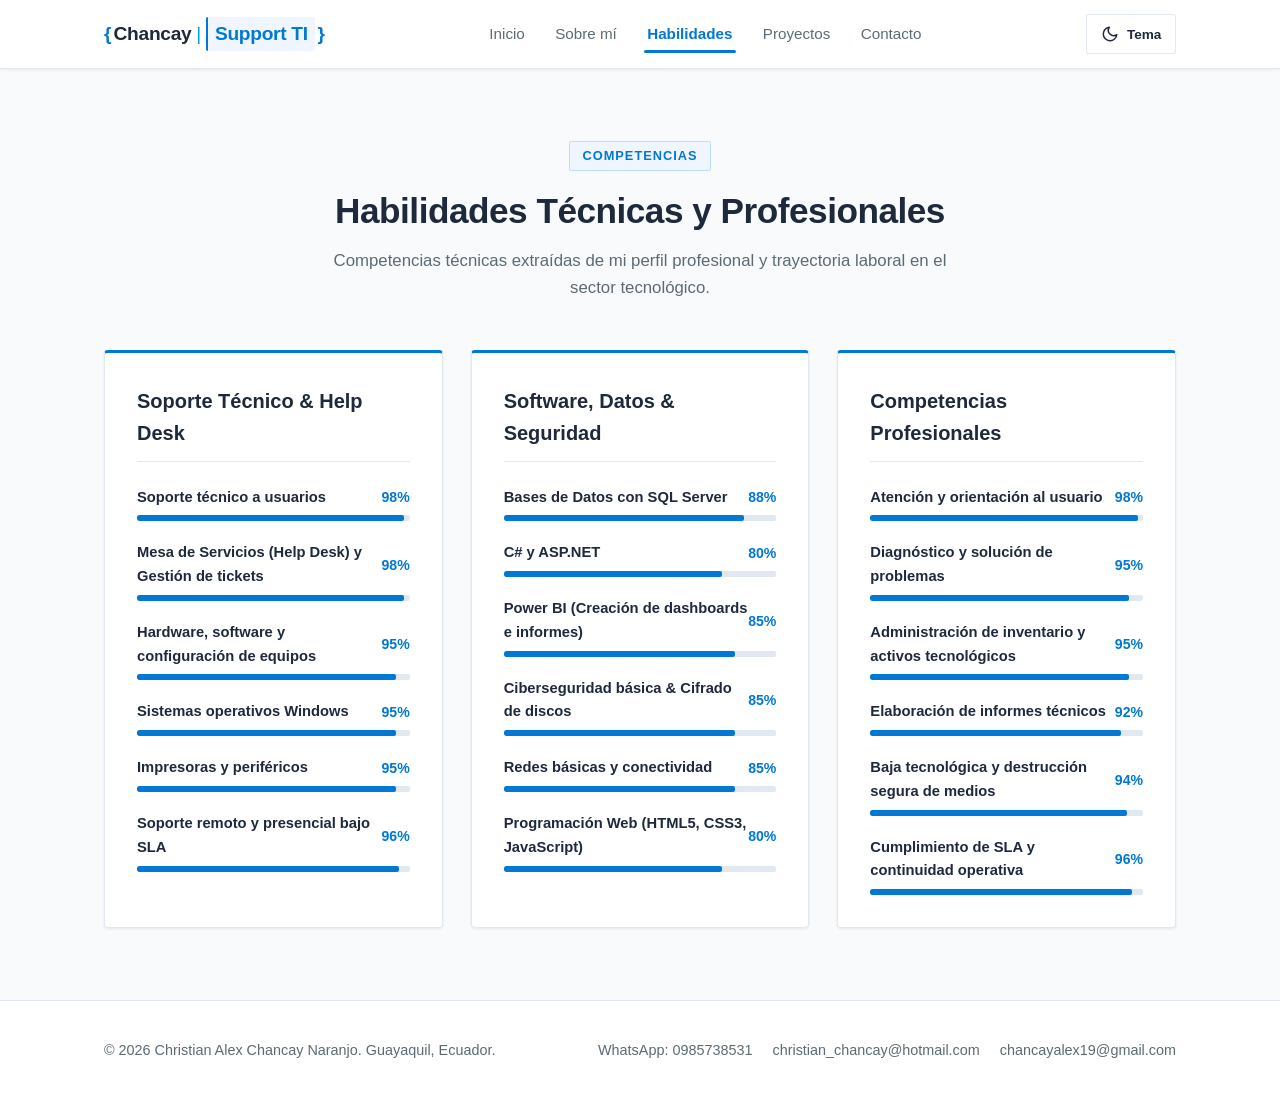
<file: skills.html>
<!DOCTYPE html>
<html lang="es" data-theme="light">
<head>
  <meta charset="UTF-8">
  <meta name="viewport" content="width=device-width, initial-scale=1.0">
  <meta name="description" content="Habilidades técnicas en Mesa de Servicios (Help Desk), Hardware, Windows, SQL Server, C#, ASP.NET, Power BI y Ciberseguridad de Christian Chancay.">
  <title>Habilidades | Christian Chancay</title>
  
  <!-- Icono para la barra de títulos del navegador (Favicon) -->
  <link rel="icon" type="image/svg+xml" href="assets/img/favicon.svg">
  
  <!-- Hojas de estilo del proyecto -->
  <link rel="stylesheet" href="css/global.css">
  <link rel="stylesheet" href="css/pages.css">
</head>
<body>

  <!-- ========================================================================
       ENCABEZADO Y NAVEGACIÓN COMPARTIDA (Idéntico en las 5 páginas)
       ======================================================================== -->
  <header class="site-header">
    <nav class="navbar container">
      <a href="index.html" class="logo">
        <span class="logo-brace">{</span><span class="logo-name">Chancay</span> <span class="logo-divider">|</span> <span class="logo-role">Support TI</span><span class="logo-brace">}</span>
      </a>

      <!-- Menú principal de enlaces -->
      <ul class="nav-menu" id="nav-menu">
        <li class="nav-item"><a href="index.html" class="nav-link">Inicio</a></li>
        <li class="nav-item"><a href="about.html" class="nav-link">Sobre mí</a></li>
        <li class="nav-item"><a href="skills.html" class="nav-link">Habilidades</a></li>
        <li class="nav-item"><a href="projects.html" class="nav-link">Proyectos</a></li>
        <li class="nav-item"><a href="contact.html" class="nav-link">Contacto</a></li>
      </ul>

      <!-- Acciones de barra: Botón Modo Día/Noche + Menú Hamburguesa -->
      <div class="nav-actions">
        <button class="theme-toggle" id="theme-toggle" aria-label="Cambiar a modo oscuro" title="Cambiar tema">
          <svg class="theme-icon-sun" width="18" height="18" viewBox="0 0 24 24" fill="none" stroke="currentColor" stroke-width="2" stroke-linecap="round" stroke-linejoin="round">
            <circle cx="12" cy="12" r="5"></circle>
            <line x1="12" y1="1" x2="12" y2="3"></line>
            <line x1="12" y1="21" x2="12" y2="23"></line>
            <line x1="4.22" y1="4.22" x2="5.64" y2="5.64"></line>
            <line x1="18.36" y1="18.36" x2="19.78" y2="19.78"></line>
            <line x1="1" y1="12" x2="3" y2="12"></line>
            <line x1="21" y1="12" x2="23" y2="12"></line>
            <line x1="4.22" y1="19.78" x2="5.64" y2="18.36"></line>
            <line x1="18.36" y1="5.64" x2="19.78" y2="4.22"></line>
          </svg>
          <svg class="theme-icon-moon" width="18" height="18" viewBox="0 0 24 24" fill="none" stroke="currentColor" stroke-width="2" stroke-linecap="round" stroke-linejoin="round">
            <path d="M21 12.79A9 9 0 1 1 11.21 3 7 7 0 0 0 21 12.79z"></path>
          </svg>
          <span class="theme-toggle-text">Tema</span>
        </button>

        <button class="menu-toggle" id="menu-toggle" aria-label="Abrir menú de navegación" aria-expanded="false">
          <span class="hamburger-bar"></span>
          <span class="hamburger-bar"></span>
          <span class="hamburger-bar"></span>
        </button>
      </div>
    </nav>
  </header>

  <!-- ========================================================================
       CONTENIDO PRINCIPAL: HABILIDADES
       ======================================================================== -->
  <main class="section">
    <div class="container">
      
      <div class="section-header">
        <span class="section-tag">Competencias</span>
        <h1 class="section-title">Habilidades Técnicas y Profesionales</h1>
        <p class="section-subtitle">
          Competencias técnicas extraídas de mi perfil profesional y trayectoria laboral en el sector tecnológico.
        </p>
      </div>

      <!-- Cuadrícula de habilidades categorizadas (Sin iconos decorativos) -->
      <div class="skills-grid">
        
        <!-- Categoría 1: Soporte Técnico e Infraestructura -->
        <article class="skill-category">
          <h2 class="skill-cat-title">Soporte Técnico & Help Desk</h2>
          <div class="skill-list">
            
            <div class="skill-item">
              <div class="skill-header">
                <span class="skill-name">Soporte técnico a usuarios</span>
                <span class="skill-percent">98%</span>
              </div>
              <div class="progress-bar">
                <div class="progress-fill" style="width: 98%;"></div>
              </div>
            </div>

            <div class="skill-item">
              <div class="skill-header">
                <span class="skill-name">Mesa de Servicios (Help Desk) y Gestión de tickets</span>
                <span class="skill-percent">98%</span>
              </div>
              <div class="progress-bar">
                <div class="progress-fill" style="width: 98%;"></div>
              </div>
            </div>

            <div class="skill-item">
              <div class="skill-header">
                <span class="skill-name">Hardware, software y configuración de equipos</span>
                <span class="skill-percent">95%</span>
              </div>
              <div class="progress-bar">
                <div class="progress-fill" style="width: 95%;"></div>
              </div>
            </div>

            <div class="skill-item">
              <div class="skill-header">
                <span class="skill-name">Sistemas operativos Windows</span>
                <span class="skill-percent">95%</span>
              </div>
              <div class="progress-bar">
                <div class="progress-fill" style="width: 95%;"></div>
              </div>
            </div>

            <div class="skill-item">
              <div class="skill-header">
                <span class="skill-name">Impresoras y periféricos</span>
                <span class="skill-percent">95%</span>
              </div>
              <div class="progress-bar">
                <div class="progress-fill" style="width: 95%;"></div>
              </div>
            </div>

            <div class="skill-item">
              <div class="skill-header">
                <span class="skill-name">Soporte remoto y presencial bajo SLA</span>
                <span class="skill-percent">96%</span>
              </div>
              <div class="progress-bar">
                <div class="progress-fill" style="width: 96%;"></div>
              </div>
            </div>

          </div>
        </article>

        <!-- Categoría 2: Software, Bases de Datos, Seguridad y BI -->
        <article class="skill-category">
          <h2 class="skill-cat-title">Software, Datos & Seguridad</h2>
          <div class="skill-list">
            
            <div class="skill-item">
              <div class="skill-header">
                <span class="skill-name">Bases de Datos con SQL Server</span>
                <span class="skill-percent">88%</span>
              </div>
              <div class="progress-bar">
                <div class="progress-fill" style="width: 88%;"></div>
              </div>
            </div>

            <div class="skill-item">
              <div class="skill-header">
                <span class="skill-name">C# y ASP.NET</span>
                <span class="skill-percent">80%</span>
              </div>
              <div class="progress-bar">
                <div class="progress-fill" style="width: 80%;"></div>
              </div>
            </div>

            <div class="skill-item">
              <div class="skill-header">
                <span class="skill-name">Power BI (Creación de dashboards e informes)</span>
                <span class="skill-percent">85%</span>
              </div>
              <div class="progress-bar">
                <div class="progress-fill" style="width: 85%;"></div>
              </div>
            </div>

            <div class="skill-item">
              <div class="skill-header">
                <span class="skill-name">Ciberseguridad básica & Cifrado de discos</span>
                <span class="skill-percent">85%</span>
              </div>
              <div class="progress-bar">
                <div class="progress-fill" style="width: 85%;"></div>
              </div>
            </div>

            <div class="skill-item">
              <div class="skill-header">
                <span class="skill-name">Redes básicas y conectividad</span>
                <span class="skill-percent">85%</span>
              </div>
              <div class="progress-bar">
                <div class="progress-fill" style="width: 85%;"></div>
              </div>
            </div>

            <div class="skill-item">
              <div class="skill-header">
                <span class="skill-name">Programación Web (HTML5, CSS3, JavaScript)</span>
                <span class="skill-percent">80%</span>
              </div>
              <div class="progress-bar">
                <div class="progress-fill" style="width: 80%;"></div>
              </div>
            </div>

          </div>
        </article>

        <!-- Categoría 3: Competencias Profesionales y Operativas -->
        <article class="skill-category">
          <h2 class="skill-cat-title">Competencias Profesionales</h2>
          <div class="skill-list">
            
            <div class="skill-item">
              <div class="skill-header">
                <span class="skill-name">Atención y orientación al usuario</span>
                <span class="skill-percent">98%</span>
              </div>
              <div class="progress-bar">
                <div class="progress-fill" style="width: 98%;"></div>
              </div>
            </div>

            <div class="skill-item">
              <div class="skill-header">
                <span class="skill-name">Diagnóstico y solución de problemas</span>
                <span class="skill-percent">95%</span>
              </div>
              <div class="progress-bar">
                <div class="progress-fill" style="width: 95%;"></div>
              </div>
            </div>

            <div class="skill-item">
              <div class="skill-header">
                <span class="skill-name">Administración de inventario y activos tecnológicos</span>
                <span class="skill-percent">95%</span>
              </div>
              <div class="progress-bar">
                <div class="progress-fill" style="width: 95%;"></div>
              </div>
            </div>

            <div class="skill-item">
              <div class="skill-header">
                <span class="skill-name">Elaboración de informes técnicos</span>
                <span class="skill-percent">92%</span>
              </div>
              <div class="progress-bar">
                <div class="progress-fill" style="width: 92%;"></div>
              </div>
            </div>

            <div class="skill-item">
              <div class="skill-header">
                <span class="skill-name">Baja tecnológica y destrucción segura de medios</span>
                <span class="skill-percent">94%</span>
              </div>
              <div class="progress-bar">
                <div class="progress-fill" style="width: 94%;"></div>
              </div>
            </div>

            <div class="skill-item">
              <div class="skill-header">
                <span class="skill-name">Cumplimiento de SLA y continuidad operativa</span>
                <span class="skill-percent">96%</span>
              </div>
              <div class="progress-bar">
                <div class="progress-fill" style="width: 96%;"></div>
              </div>
            </div>

          </div>
        </article>

      </div>
    </div>
  </main>

  <!-- ========================================================================
       PIE DE PÁGINA COMPARTIDO (Idéntico en las 5 páginas)
       ======================================================================== -->
  <footer class="site-footer">
    <div class="container footer-content">
      <p class="footer-copyright">
        &copy; <span id="current-year"></span> Christian Alex Chancay Naranjo. Guayaquil, Ecuador.
      </p>
      <ul class="footer-social">
        <li><a href="https://wa.me/593985738531" target="_blank" rel="noopener noreferrer" class="social-link">WhatsApp: 0985738531</a></li>
        <li><a href="mailto:christian_chancay@hotmail.com" class="social-link">christian_chancay@hotmail.com</a></li>
        <li><a href="mailto:chancayalex19@gmail.com" class="social-link">chancayalex19@gmail.com</a></li>
      </ul>
    </div>
  </footer>

  <!-- Script global de navegación y selector de tema -->
  <script src="js/main.js"></script>
</body>
</html>
</file>
<file: css/global.css>
/* ==========================================================================
   GLOBAL.CSS - Estilos Globales, Paleta Microsoft (Blanco/Azul) y Tema Día/Noche
   Proyecto de Clase: Portafolio Web Personal
   Estilo: Microsoft Fluent Design / Windows
   ========================================================================== */

/* --------------------------------------------------------------------------
   1. VARIABLES DE TEMA (:root - Modo Día / Claro por Defecto)
   -------------------------------------------------------------------------- */
:root {
  /* Paleta Microsoft: Blanco, Gris Fresco y Azul Microsoft */
  --color-bg: #f8fafc;              /* Fondo general fresco */
  --color-surface: #ffffff;         /* Fondo de tarjetas y header */
  --color-surface-hover: #f1f5f9;   /* Hover en tarjetas y elementos */
  --color-primary: #0078d4;         /* Azul oficial Microsoft */
  --color-primary-hover: #005a9e;   /* Azul oscuro Microsoft al pasar el cursor */
  --color-primary-light: #eff6ff;   /* Azul muy tenue para fondos sutiles */
  --color-secondary: #0067b8;       /* Azul complementario */
  --color-text: #1e293b;            /* Texto principal legible */
  --color-text-muted: #5c6b73;      /* Texto secundario / gris corporativo */
  --color-border: #e2e8f0;          /* Borde sutil y limpio */
  --color-border-hover: #0078d4;    /* Borde resaltado al enfocar */
  --color-success: #107c41;         /* Verde corporativo (estilo Excel/Microsoft) */
  --color-error: #a80000;           /* Rojo corporativo */

  /* Tipografía oficial de Microsoft */
  --font-main: 'Segoe UI Variable Text', 'Segoe UI', -apple-system, BlinkMacSystemFont, Roboto, Helvetica, Arial, sans-serif;

  /* Bordes: Formato cuadrado limpio con leve radio Fluent */
  --radius-sm: 2px;
  --radius-md: 4px;
  --radius-lg: 6px;
  --radius-full: 9999px;

  /* Sombras sutiles estilo Microsoft Fluent */
  --shadow-sm: 0 1px 3px rgba(0, 0, 0, 0.08);
  --shadow-md: 0 4px 12px rgba(0, 0, 0, 0.06), 0 1px 2px rgba(0, 0, 0, 0.04);
  --shadow-lg: 0 8px 24px rgba(0, 0, 0, 0.09);

  /* Layout y transiciones */
  --container-max: 1120px;
  --transition: all 0.2s cubic-bezier(0.4, 0, 0.2, 1);
}

/* --------------------------------------------------------------------------
   2. MODO NOCHE / OSCURO ([data-theme="dark"]) - Estilo Windows Dark Mode
   -------------------------------------------------------------------------- */
[data-theme="dark"] {
  --color-bg: #111827;              /* Fondo gris oscuro pizarra (sin neón) */
  --color-surface: #1f2937;         /* Superficie de tarjetas */
  --color-surface-hover: #2d3748;   /* Hover oscuro */
  --color-primary: #0078d4;         /* Azul Microsoft accesible */
  --color-primary-hover: #2b88d8;   /* Azul claro al enfocar */
  --color-primary-light: rgba(0, 120, 212, 0.18);
  --color-secondary: #38bdf8;       /* Acento fresco */
  --color-text: #f9fafb;            /* Texto blanco suave */
  --color-text-muted: #9ca3af;      /* Texto atenuado */
  --color-border: #374151;          /* Borde oscuro */
  --color-border-hover: #60a5fa;
  --color-success: #34d399;
  --color-error: #f87171;
  --shadow-sm: 0 1px 3px rgba(0, 0, 0, 0.3);
  --shadow-md: 0 4px 14px rgba(0, 0, 0, 0.25);
  --shadow-lg: 0 10px 28px rgba(0, 0, 0, 0.35);
}

/* --------------------------------------------------------------------------
   3. RESET UNIVERSAL Y ESTILOS BASE
   -------------------------------------------------------------------------- */
*, *::before, *::after {
  margin: 0;
  padding: 0;
  box-sizing: border-box;
}

html {
  scroll-behavior: smooth;
}

body {
  font-family: var(--font-main);
  background-color: var(--color-bg);
  color: var(--color-text);
  line-height: 1.6;
  display: flex;
  flex-direction: column;
  min-height: 100vh;
  -webkit-font-smoothing: antialiased;
  -moz-osx-font-smoothing: grayscale;
  transition: background-color 0.25s ease, color 0.25s ease;
}

main {
  flex: 1;
}

a {
  color: inherit;
  text-decoration: none;
  transition: var(--transition);
}

ul {
  list-style: none;
}

img {
  max-width: 100%;
  display: block;
}

/* Evita zoom automático indeseado en iPhone Safari */
input, select, textarea, button {
  font-family: inherit;
  font-size: 16px;
}

/* --------------------------------------------------------------------------
   4. CLASES UTILITARIAS Y COMPONENTES
   -------------------------------------------------------------------------- */
.container {
  width: 100%;
  max-width: var(--container-max);
  margin: 0 auto;
  padding: 0 1.5rem;
}

.section {
  padding: 4.5rem 0;
}

.section-header {
  text-align: center;
  margin-bottom: 3rem;
}

.section-tag {
  display: inline-block;
  padding: 0.25rem 0.75rem;
  background-color: var(--color-primary-light);
  color: var(--color-primary);
  font-size: 0.8rem;
  font-weight: 600;
  text-transform: uppercase;
  letter-spacing: 1px;
  border-radius: var(--radius-sm);
  margin-bottom: 0.75rem;
  border: 1px solid rgba(0, 120, 212, 0.2);
}

.section-title {
  font-size: 2.2rem;
  font-weight: 700;
  color: var(--color-text);
  margin-bottom: 0.5rem;
  letter-spacing: -0.5px;
}

.section-subtitle {
  font-size: 1.05rem;
  color: var(--color-text-muted);
  max-width: 620px;
  margin: 0 auto;
}

/* Botones estilo Microsoft (sobrios, sólidos, esquinas limpias) */
.btn {
  display: inline-flex;
  align-items: center;
  justify-content: center;
  gap: 0.5rem;
  padding: 0.75rem 1.5rem;
  font-size: 0.95rem;
  font-weight: 600;
  border-radius: var(--radius-sm);
  border: 1px solid transparent;
  cursor: pointer;
  transition: var(--transition);
  text-align: center;
  min-height: 44px; /* Estándar táctil para iPhone */
}

.btn-primary {
  background-color: var(--color-primary);
  color: #ffffff;
  border-color: var(--color-primary);
}

.btn-primary:hover {
  background-color: var(--color-primary-hover);
  border-color: var(--color-primary-hover);
  transform: translateY(-1px);
  box-shadow: var(--shadow-sm);
}

.btn-outline {
  background-color: transparent;
  border-color: var(--color-border);
  color: var(--color-text);
}

.btn-outline:hover {
  border-color: var(--color-primary);
  color: var(--color-primary);
  background-color: var(--color-primary-light);
  transform: translateY(-1px);
}

.btn-sm {
  padding: 0.45rem 0.9rem;
  font-size: 0.85rem;
  min-height: 38px;
}

/* Badges e insignias de tecnologías */
.badge {
  display: inline-block;
  padding: 0.25rem 0.65rem;
  font-size: 0.78rem;
  font-weight: 600;
  border-radius: var(--radius-sm);
  background-color: var(--color-primary-light);
  color: var(--color-primary);
  border: 1px solid rgba(0, 120, 212, 0.2);
}

/* --------------------------------------------------------------------------
   5. ENCABEZADO Y BARRA DE NAVEGACIÓN (HEADER)
   -------------------------------------------------------------------------- */
.site-header {
  position: sticky;
  top: 0;
  z-index: 1000;
  background-color: var(--color-surface);
  border-bottom: 1px solid var(--color-border);
  box-shadow: var(--shadow-sm);
  transition: background-color 0.25s ease, border-color 0.25s ease;
}

.navbar {
  display: flex;
  align-items: center;
  justify-content: space-between;
  height: 68px;
}

.logo {
  font-size: 1.2rem;
  font-weight: 700;
  color: var(--color-text);
  letter-spacing: -0.3px;
  display: flex;
  align-items: center;
  gap: 0.15rem;
  font-family: var(--font-main);
  text-decoration: none;
}

/* Colores estilo Windows Metro UI */
.logo-brace {
  color: #0078d7; /* Metro Blue */
  font-weight: 700;
}

.logo-name {
  color: var(--color-text);
  font-weight: 700;
}

.logo-divider {
  color: #00a4ef; /* Metro Cyan / Light Blue */
  font-weight: 400;
  margin: 0 0.15rem;
}

.logo-role {
  color: #0078d4;
  font-weight: 600;
  background-color: var(--color-primary-light);
  padding: 0.1rem 0.45rem;
  border-radius: var(--radius-sm);
  border-left: 2px solid #0078d7;
}

[data-theme="dark"] .logo-brace {
  color: #00a4ef;
}

[data-theme="dark"] .logo-divider {
  color: #38bdf8;
}

[data-theme="dark"] .logo-role {
  color: #38bdf8;
  background-color: rgba(0, 120, 212, 0.18);
  border-left-color: #00a4ef;
}

.nav-menu {
  display: flex;
  align-items: center;
  gap: 1.5rem;
}

.nav-link {
  color: var(--color-text-muted);
  font-size: 0.95rem;
  font-weight: 500;
  padding: 0.4rem 0.2rem;
  position: relative;
}

.nav-link:hover {
  color: var(--color-primary);
}

.nav-link.active {
  color: var(--color-primary);
  font-weight: 600;
}

.nav-link.active::after {
  content: '';
  position: absolute;
  bottom: -4px;
  left: 0;
  width: 100%;
  height: 2.5px;
  background-color: var(--color-primary);
  border-radius: var(--radius-sm);
}

/* Contenedor de acciones: Botón Tema + Botón Hamburguesa */
.nav-actions {
  display: flex;
  align-items: center;
  gap: 0.75rem;
}

/* Botón Switch Modo Día / Noche */
.theme-toggle {
  background-color: var(--color-surface);
  border: 1px solid var(--color-border);
  color: var(--color-text);
  cursor: pointer;
  padding: 0.5rem 0.85rem;
  border-radius: var(--radius-sm);
  display: inline-flex;
  align-items: center;
  gap: 0.5rem;
  font-size: 0.85rem;
  font-weight: 600;
  transition: var(--transition);
  min-height: 40px;
}

.theme-toggle:hover {
  background-color: var(--color-surface-hover);
  border-color: var(--color-primary);
  color: var(--color-primary);
}

.theme-icon-sun,
.theme-icon-moon {
  width: 18px;
  height: 18px;
  stroke: currentColor;
  stroke-width: 2;
  stroke-linecap: round;
  stroke-linejoin: round;
  display: inline-block;
}

/* Ocultar / mostrar icono según el tema */
[data-theme="light"] .theme-icon-sun {
  display: none;
}

[data-theme="light"] .theme-icon-moon {
  display: inline-block;
}

[data-theme="dark"] .theme-icon-sun {
  display: inline-block;
}

[data-theme="dark"] .theme-icon-moon {
  display: none;
}

/* Botón Hamburguesa Móvil */
.menu-toggle {
  display: none;
  background: transparent;
  border: 1px solid var(--color-border);
  border-radius: var(--radius-sm);
  cursor: pointer;
  padding: 0.55rem;
  flex-direction: column;
  justify-content: center;
  gap: 4px;
  min-height: 40px;
  min-width: 40px;
  align-items: center;
}

.hamburger-bar {
  display: block;
  width: 20px;
  height: 2px;
  background-color: var(--color-text);
  transition: var(--transition);
}

.menu-toggle.active .hamburger-bar:nth-child(1) {
  transform: translateY(6px) rotate(45deg);
}

.menu-toggle.active .hamburger-bar:nth-child(2) {
  opacity: 0;
}

.menu-toggle.active .hamburger-bar:nth-child(3) {
  transform: translateY(-6px) rotate(-45deg);
}

/* --------------------------------------------------------------------------
   6. PIE DE PÁGINA (FOOTER)
   -------------------------------------------------------------------------- */
.site-footer {
  background-color: var(--color-surface);
  border-top: 1px solid var(--color-border);
  padding: 2.25rem 0;
  margin-top: auto;
  transition: background-color 0.25s ease, border-color 0.25s ease;
}

.footer-content {
  display: flex;
  align-items: center;
  justify-content: space-between;
  flex-wrap: wrap;
  gap: 1.25rem;
}

.footer-copyright {
  color: var(--color-text-muted);
  font-size: 0.9rem;
}

.footer-social {
  display: flex;
  align-items: center;
  gap: 1.25rem;
  flex-wrap: wrap;
}

.social-link {
  color: var(--color-text-muted);
  font-size: 0.9rem;
  font-weight: 500;
}

.social-link:hover {
  color: var(--color-primary);
}

/* --------------------------------------------------------------------------
   7. RESPONSIVIDAD (Optimizado para iPhone 16 Pro - 402px y pantallas móviles)
   -------------------------------------------------------------------------- */
@media (max-width: 768px) {
  .menu-toggle {
    display: flex;
  }

  .nav-menu {
    position: absolute;
    top: 68px;
    left: 0;
    right: 0;
    background-color: var(--color-surface);
    flex-direction: column;
    align-items: stretch;
    padding: 1.25rem 1.5rem;
    gap: 0.85rem;
    border-bottom: 1px solid var(--color-border);
    box-shadow: var(--shadow-md);
    display: none;
  }

  .nav-menu.open {
    display: flex;
    animation: slideDownMenu 0.2s ease forwards;
  }

  .nav-link {
    font-size: 1.05rem;
    padding: 0.65rem 0;
    border-bottom: 1px solid var(--color-border);
    display: block;
  }

  .nav-link.active::after {
    display: none;
  }

  .footer-content {
    flex-direction: column;
    text-align: center;
    gap: 1rem;
  }

  .footer-social {
    justify-content: center;
  }
}

/* Ajustes finos específicos para iPhone 16 Pro y móviles (<= 430px) */
@media (max-width: 430px) {
  .container {
    padding: 0 1rem;
  }

  .navbar {
    height: 64px;
  }

  .logo {
    font-size: 1.1rem;
  }

  .theme-toggle-text {
    display: none; /* Oculta la palabra 'Tema' en pantallas muy angostas dejando solo el icono */
  }

  .theme-toggle {
    padding: 0.5rem;
    min-width: 40px;
    justify-content: center;
  }

  .section {
    padding: 3.25rem 0;
  }

  .section-title {
    font-size: 1.85rem;
  }
}

@keyframes slideDownMenu {
  from {
    opacity: 0;
    transform: translateY(-8px);
  }
  to {
    opacity: 1;
    transform: translateY(0);
  }
}
</file>
<file: css/pages.css>
/* ==========================================================================
   PAGES.CSS - Estilos Específicos (<main>), Paleta Microsoft y Foto Cuadrada
   Proyecto de Clase: Portafolio Web Personal
   Estilo: Microsoft Fluent Design / Windows
   ========================================================================== */

/* ==========================================================================
   1. PÁGINA 1: INICIO (index.html)
   ========================================================================== */

/* Sección Hero */
.hero {
  min-height: calc(100vh - 68px);
  display: flex;
  align-items: center;
  padding: 3.5rem 0;
}

.hero-grid {
  display: grid;
  grid-template-columns: 1.25fr 0.85fr;
  gap: 3rem;
  align-items: center;
}

.hero-greeting {
  color: var(--color-primary);
  font-weight: 600;
  font-size: 1rem;
  text-transform: uppercase;
  letter-spacing: 1px;
  margin-bottom: 0.75rem;
}

.hero-title {
  font-size: 2.8rem;
  font-weight: 700;
  line-height: 1.2;
  color: var(--color-text);
  margin-bottom: 0.75rem;
  letter-spacing: -0.5px;
}

.hero-title .text-gradient {
  color: var(--color-primary);
}

.hero-role {
  font-size: 1.25rem;
  font-weight: 600;
  color: var(--color-text-muted);
  margin-bottom: 1.25rem;
  line-height: 1.4;
}

.hero-description {
  color: var(--color-text-muted);
  font-size: 1.02rem;
  line-height: 1.7;
  margin-bottom: 2rem;
  max-width: 540px;
}

.hero-buttons {
  display: flex;
  gap: 0.85rem;
  flex-wrap: wrap;
}

.hero-image-wrapper {
  display: flex;
  justify-content: center;
  align-items: center;
}

/* FOTOGRAFÍA CON ESQUINAS REDONDEADAS Y EFECTO DE ENFOQUE DESTACADO */
.hero-avatar {
  width: 280px;
  height: 280px;
  border-radius: 20px; /* Diseño con esquinas suavemente redondeadas */
  object-fit: cover;
  object-position: center top;
  border: 2px solid var(--color-border);
  box-shadow: var(--shadow-md);
  background-color: var(--color-surface);
  transition: transform 0.25s ease, border-color 0.25s ease, box-shadow 0.25s ease;
}

.hero-avatar:hover {
  border-color: var(--color-primary);
  /* Efecto de borde más grueso e intenso con anillo sólido y sombra */
  box-shadow: 0 0 0 5px var(--color-primary), 0 12px 28px rgba(0, 120, 212, 0.25);
  transform: scale(1.02) translateY(-2px);
}

/* Sección Resumen / Fortalezas (.highlights) */
.highlights-grid {
  display: grid;
  grid-template-columns: repeat(auto-fit, minmax(290px, 1fr));
  gap: 1.5rem;
}

.highlight-card {
  background-color: var(--color-surface);
  border: 1px solid var(--color-border);
  border-radius: var(--radius-md);
  padding: 2rem;
  transition: var(--transition);
  display: flex;
  flex-direction: column;
  gap: 0.75rem;
  border-top: 3px solid var(--color-primary); /* Acento azul superior clásico de Microsoft */
}

.highlight-card:hover {
  transform: translateY(-2px);
  border-color: var(--color-primary);
  box-shadow: var(--shadow-md);
}

.highlight-title {
  font-size: 1.2rem;
  font-weight: 700;
  color: var(--color-text);
  line-height: 1.35;
}

.highlight-description {
  color: var(--color-text-muted);
  font-size: 0.95rem;
  line-height: 1.6;
}

/* ==========================================================================
   2. PÁGINA 2: SOBRE MÍ (about.html)
   ========================================================================== */
.about-grid {
  display: grid;
  grid-template-columns: 1fr 1fr;
  gap: 2.25rem;
  align-items: start;
}

/* Tarjeta Izquierda: Biografía */
.bio-card {
  background-color: var(--color-surface);
  border: 1px solid var(--color-border);
  border-radius: var(--radius-md);
  padding: 2.25rem;
  display: flex;
  flex-direction: column;
  gap: 1.25rem;
  box-shadow: var(--shadow-sm);
}

.bio-card-title {
  font-size: 1.35rem;
  font-weight: 700;
  color: var(--color-text);
  border-bottom: 2px solid var(--color-primary);
  padding-bottom: 0.5rem;
  display: inline-block;
}

.bio-text {
  color: var(--color-text-muted);
  font-size: 0.98rem;
  line-height: 1.7;
}

.bio-details {
  display: grid;
  grid-template-columns: 1fr 1fr;
  gap: 1rem;
  padding: 1.25rem;
  background-color: var(--color-bg);
  border-radius: var(--radius-sm);
  border: 1px solid var(--color-border);
}

.bio-detail-item {
  display: flex;
  flex-direction: column;
  gap: 0.2rem;
}

.bio-detail-label {
  font-size: 0.78rem;
  color: var(--color-text-muted);
  text-transform: uppercase;
  letter-spacing: 0.5px;
  font-weight: 600;
}

.bio-detail-value {
  font-size: 0.92rem;
  font-weight: 600;
  color: var(--color-text);
}

.bio-actions {
  margin-top: 0.5rem;
}

/* Tarjeta Derecha: Línea de Tiempo */
.timeline-card {
  background-color: var(--color-surface);
  border: 1px solid var(--color-border);
  border-radius: var(--radius-md);
  padding: 2.25rem;
  box-shadow: var(--shadow-sm);
}

.timeline-card-title {
  font-size: 1.35rem;
  font-weight: 700;
  color: var(--color-text);
  border-bottom: 2px solid var(--color-primary);
  padding-bottom: 0.5rem;
  margin-bottom: 1.75rem;
  display: inline-block;
}

.timeline-list {
  position: relative;
  padding-left: 1.75rem;
  border-left: 2px solid var(--color-border);
  display: flex;
  flex-direction: column;
  gap: 2rem;
}

.timeline-item {
  position: relative;
}

.timeline-dot {
  position: absolute;
  left: -2.15rem;
  top: 0.3rem;
  width: 12px;
  height: 12px;
  border-radius: var(--radius-sm); /* Cuadrito sobrio */
  background-color: var(--color-primary);
}

.timeline-date {
  font-size: 0.85rem;
  font-weight: 700;
  color: var(--color-primary);
  text-transform: uppercase;
  letter-spacing: 0.5px;
  margin-bottom: 0.25rem;
}

.timeline-title {
  font-size: 1.1rem;
  font-weight: 700;
  color: var(--color-text);
  margin-bottom: 0.25rem;
}

.timeline-place {
  font-size: 0.9rem;
  color: var(--color-text-muted);
  font-weight: 600;
  margin-bottom: 0.5rem;
}

.timeline-desc {
  font-size: 0.92rem;
  color: var(--color-text-muted);
  line-height: 1.6;
}

/* ==========================================================================
   3. PÁGINA 3: HABILIDADES (skills.html)
   ========================================================================== */
.skills-grid {
  display: grid;
  grid-template-columns: repeat(auto-fit, minmax(320px, 1fr));
  gap: 1.75rem;
}

.skill-category {
  background-color: var(--color-surface);
  border: 1px solid var(--color-border);
  border-radius: var(--radius-md);
  padding: 2rem;
  display: flex;
  flex-direction: column;
  gap: 1.5rem;
  box-shadow: var(--shadow-sm);
  border-top: 3px solid var(--color-primary);
}

.skill-cat-title {
  font-size: 1.25rem;
  font-weight: 700;
  color: var(--color-text);
  border-bottom: 1px solid var(--color-border);
  padding-bottom: 0.75rem;
}

.skill-list {
  display: flex;
  flex-direction: column;
  gap: 1.25rem;
}

.skill-item {
  display: flex;
  flex-direction: column;
  gap: 0.4rem;
}

.skill-header {
  display: flex;
  justify-content: space-between;
  align-items: center;
  font-size: 0.92rem;
  font-weight: 600;
}

.skill-name {
  color: var(--color-text);
}

.skill-percent {
  color: var(--color-primary);
  font-size: 0.88rem;
  font-weight: 700;
}

.progress-bar {
  width: 100%;
  height: 6px;
  background-color: var(--color-border);
  border-radius: var(--radius-sm);
  overflow: hidden;
}

.progress-fill {
  height: 100%;
  background-color: var(--color-primary); /* Azul sólido Microsoft, sin degradado chillón */
  border-radius: var(--radius-sm);
  transition: width 1s ease-in-out;
}

/* ==========================================================================
   4. PÁGINA 4: PROYECTOS (projects.html)
   ========================================================================== */
.projects-grid {
  display: grid;
  grid-template-columns: repeat(auto-fit, minmax(320px, 1fr));
  gap: 1.75rem;
}

.project-card {
  background-color: var(--color-surface);
  border: 1px solid var(--color-border);
  border-radius: var(--radius-md);
  overflow: hidden;
  transition: var(--transition);
  display: flex;
  flex-direction: column;
  box-shadow: var(--shadow-sm);
}

.project-card:hover {
  transform: translateY(-2px);
  border-color: var(--color-primary);
  box-shadow: var(--shadow-md);
}

.project-img-wrapper {
  width: 100%;
  height: 200px;
  overflow: hidden;
  background-color: var(--color-bg);
  border-bottom: 1px solid var(--color-border);
}

.project-img {
  width: 100%;
  height: 100%;
  object-fit: cover;
  transition: transform 0.3s ease;
}

.project-card:hover .project-img {
  transform: scale(1.02);
}

.project-content {
  padding: 1.75rem;
  display: flex;
  flex-direction: column;
  flex: 1;
  gap: 1rem;
}

.project-title {
  font-size: 1.25rem;
  font-weight: 700;
  color: var(--color-text);
  line-height: 1.3;
}

.project-desc {
  color: var(--color-text-muted);
  font-size: 0.95rem;
  line-height: 1.6;
  flex: 1;
}

.project-badges {
  display: flex;
  flex-wrap: wrap;
  gap: 0.45rem;
}

.project-links {
  display: flex;
  gap: 0.75rem;
  margin-top: 0.5rem;
}

/* ==========================================================================
   5. PÁGINA 5: CONTACTO (contact.html)
   ========================================================================== */
.contact-grid {
  display: grid;
  grid-template-columns: 1fr 1.35fr;
  gap: 2.25rem;
  align-items: start;
}

/* Columna Izquierda: Canales Directos */
.contact-channels {
  display: flex;
  flex-direction: column;
  gap: 1.25rem;
}

.channel-card {
  background-color: var(--color-surface);
  border: 1px solid var(--color-border);
  border-radius: var(--radius-md);
  padding: 1.75rem;
  display: flex;
  flex-direction: column;
  gap: 0.75rem;
  transition: var(--transition);
  box-shadow: var(--shadow-sm);
  border-left: 3px solid var(--color-primary);
}

.channel-card:hover {
  border-color: var(--color-primary);
  transform: translateY(-2px);
  box-shadow: var(--shadow-md);
}

.channel-title {
  font-size: 1.15rem;
  font-weight: 700;
  color: var(--color-text);
}

.channel-desc {
  font-size: 0.92rem;
  color: var(--color-text-muted);
  line-height: 1.6;
}

.channel-action {
  margin-top: 0.25rem;
}

/* Columna Derecha: Formulario */
.contact-form-card {
  background-color: var(--color-surface);
  border: 1px solid var(--color-border);
  border-radius: var(--radius-md);
  padding: 2.25rem;
  box-shadow: var(--shadow-sm);
}

.form-title {
  font-size: 1.4rem;
  font-weight: 700;
  color: var(--color-text);
  margin-bottom: 0.4rem;
}

.form-subtitle {
  color: var(--color-text-muted);
  font-size: 0.95rem;
  margin-bottom: 1.5rem;
}

.contact-form {
  display: flex;
  flex-direction: column;
  gap: 1.25rem;
}

.form-group {
  display: flex;
  flex-direction: column;
  gap: 0.4rem;
}

.form-label {
  font-size: 0.9rem;
  font-weight: 600;
  color: var(--color-text);
}

.form-input,
.form-textarea {
  width: 100%;
  padding: 0.75rem 0.9rem;
  background-color: var(--color-bg);
  border: 1px solid var(--color-border);
  border-radius: var(--radius-sm);
  color: var(--color-text);
  font-family: inherit;
  font-size: 16px; /* 16px exactos para evitar zoom en iOS / iPhone */
  transition: var(--transition);
}

.form-input:focus,
.form-textarea:focus {
  outline: none;
  border-color: var(--color-primary);
  box-shadow: 0 0 0 2px rgba(0, 120, 212, 0.25);
  background-color: var(--color-surface);
}

.form-textarea {
  resize: vertical;
  min-height: 120px;
}

.form-actions {
  display: flex;
  gap: 0.85rem;
  flex-wrap: wrap;
  margin-top: 0.5rem;
}

/* Mensajes de Validación */
.form-feedback {
  padding: 0.85rem 1.15rem;
  border-radius: var(--radius-sm);
  font-size: 0.92rem;
  line-height: 1.5;
  display: none;
  margin-bottom: 1.25rem;
  animation: fadeInFeedback 0.2s ease;
}

.form-feedback.active {
  display: block;
}

.form-feedback.success {
  background-color: rgba(16, 124, 65, 0.1);
  border: 1px solid var(--color-success);
  color: var(--color-success);
}

.form-feedback.error {
  background-color: rgba(168, 0, 0, 0.08);
  border: 1px solid var(--color-error);
  color: var(--color-error);
}

@keyframes fadeInFeedback {
  from {
    opacity: 0;
    transform: translateY(-4px);
  }
  to {
    opacity: 1;
    transform: translateY(0);
  }
}

/* ==========================================================================
   6. RESPONSIVIDAD (Alineada para iPhone 16 Pro y móviles)
   ========================================================================== */
@media (max-width: 900px) {
  .hero-grid {
    grid-template-columns: 1fr;
    text-align: center;
    gap: 2.25rem;
  }

  .hero-buttons {
    justify-content: center;
  }

  .hero-description {
    margin-left: auto;
    margin-right: auto;
  }

  .hero-image-wrapper {
    order: -1;
  }

  .about-grid {
    grid-template-columns: 1fr;
  }

  .contact-grid {
    grid-template-columns: 1fr;
  }
}

/* Ajustes específicos para iPhone 16 Pro (viewport 402px de ancho) */
@media (max-width: 430px) {
  .hero-title {
    font-size: 2.15rem;
  }

  .hero-role {
    font-size: 1.1rem;
  }

  .hero-avatar {
    width: 230px;
    height: 230px;
    border-radius: 18px;
  }

  .hero-buttons,
  .form-actions,
  .project-links {
    flex-direction: column;
    width: 100%;
  }

  .btn {
    width: 100%;
  }

  .bio-details {
    grid-template-columns: 1fr;
  }

  .bio-card,
  .timeline-card,
  .contact-form-card,
  .skill-category,
  .channel-card {
    padding: 1.5rem 1.25rem;
  }
}
</file>
